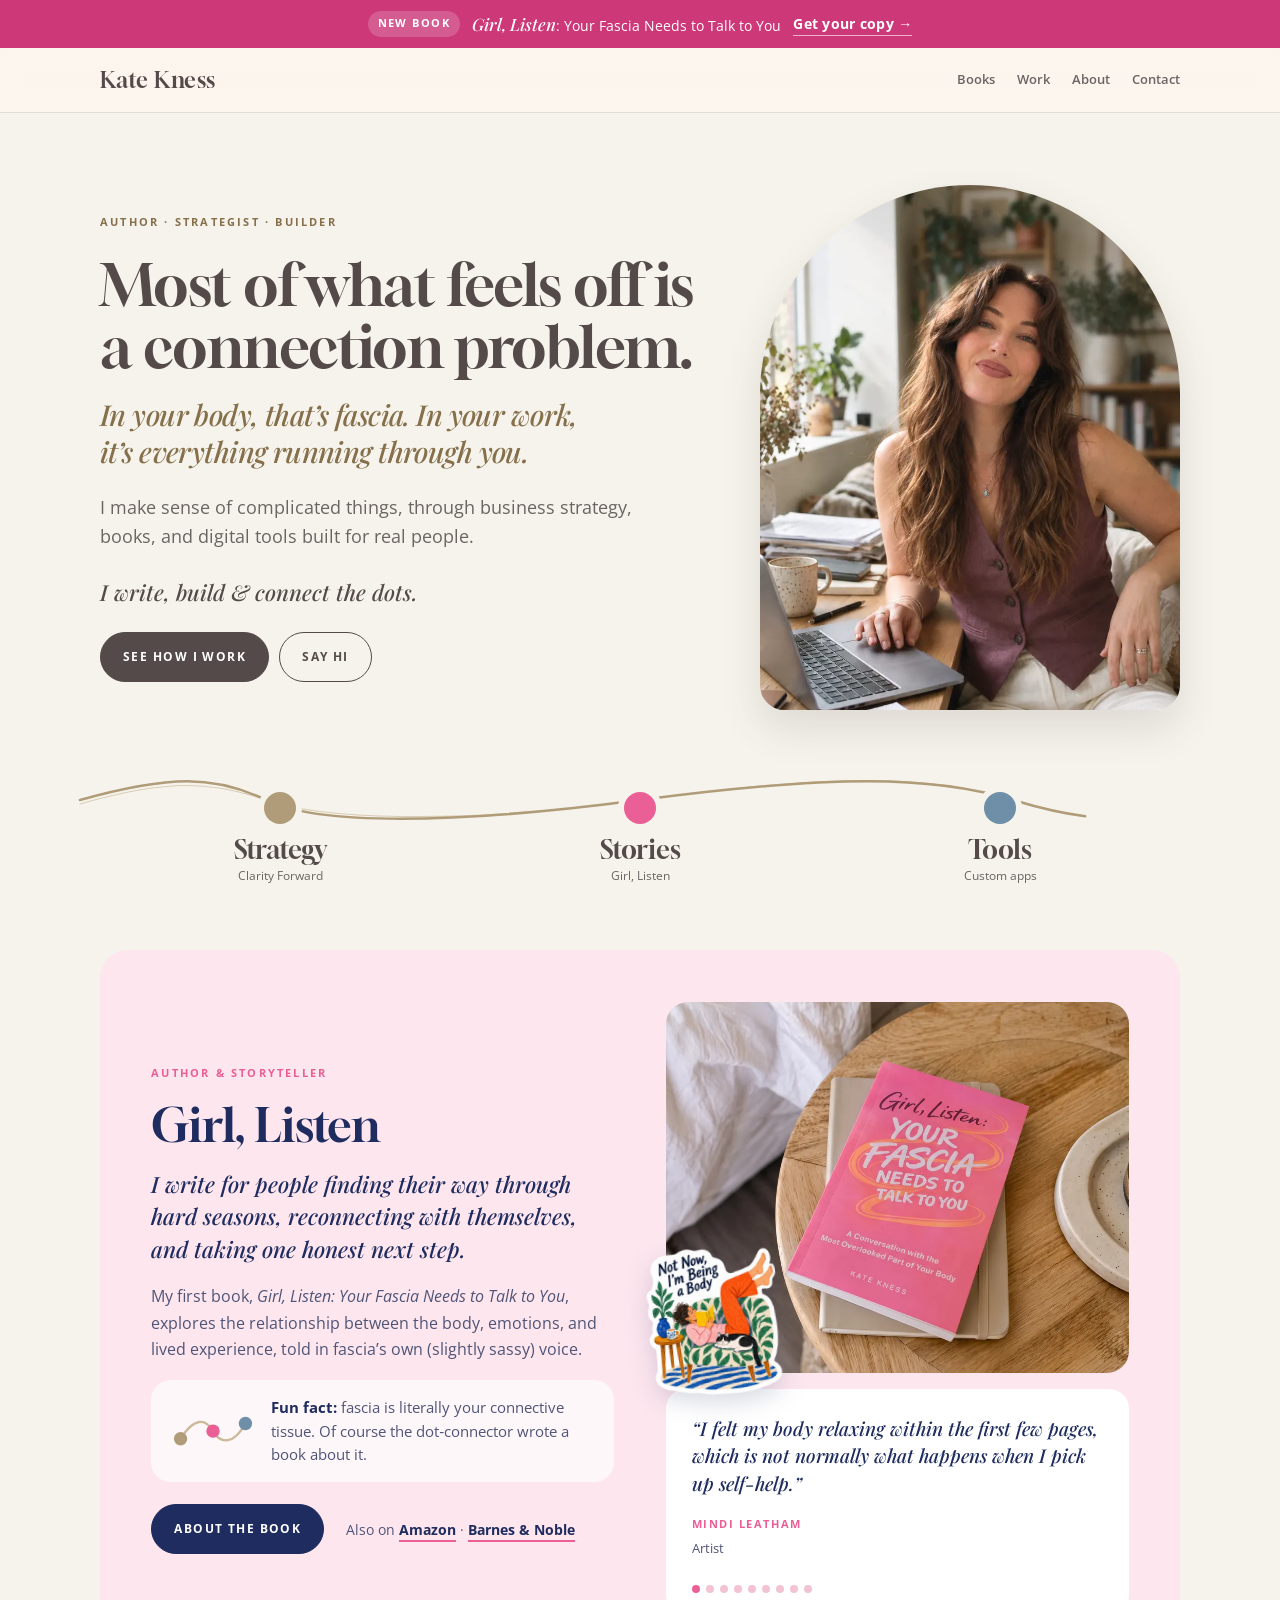
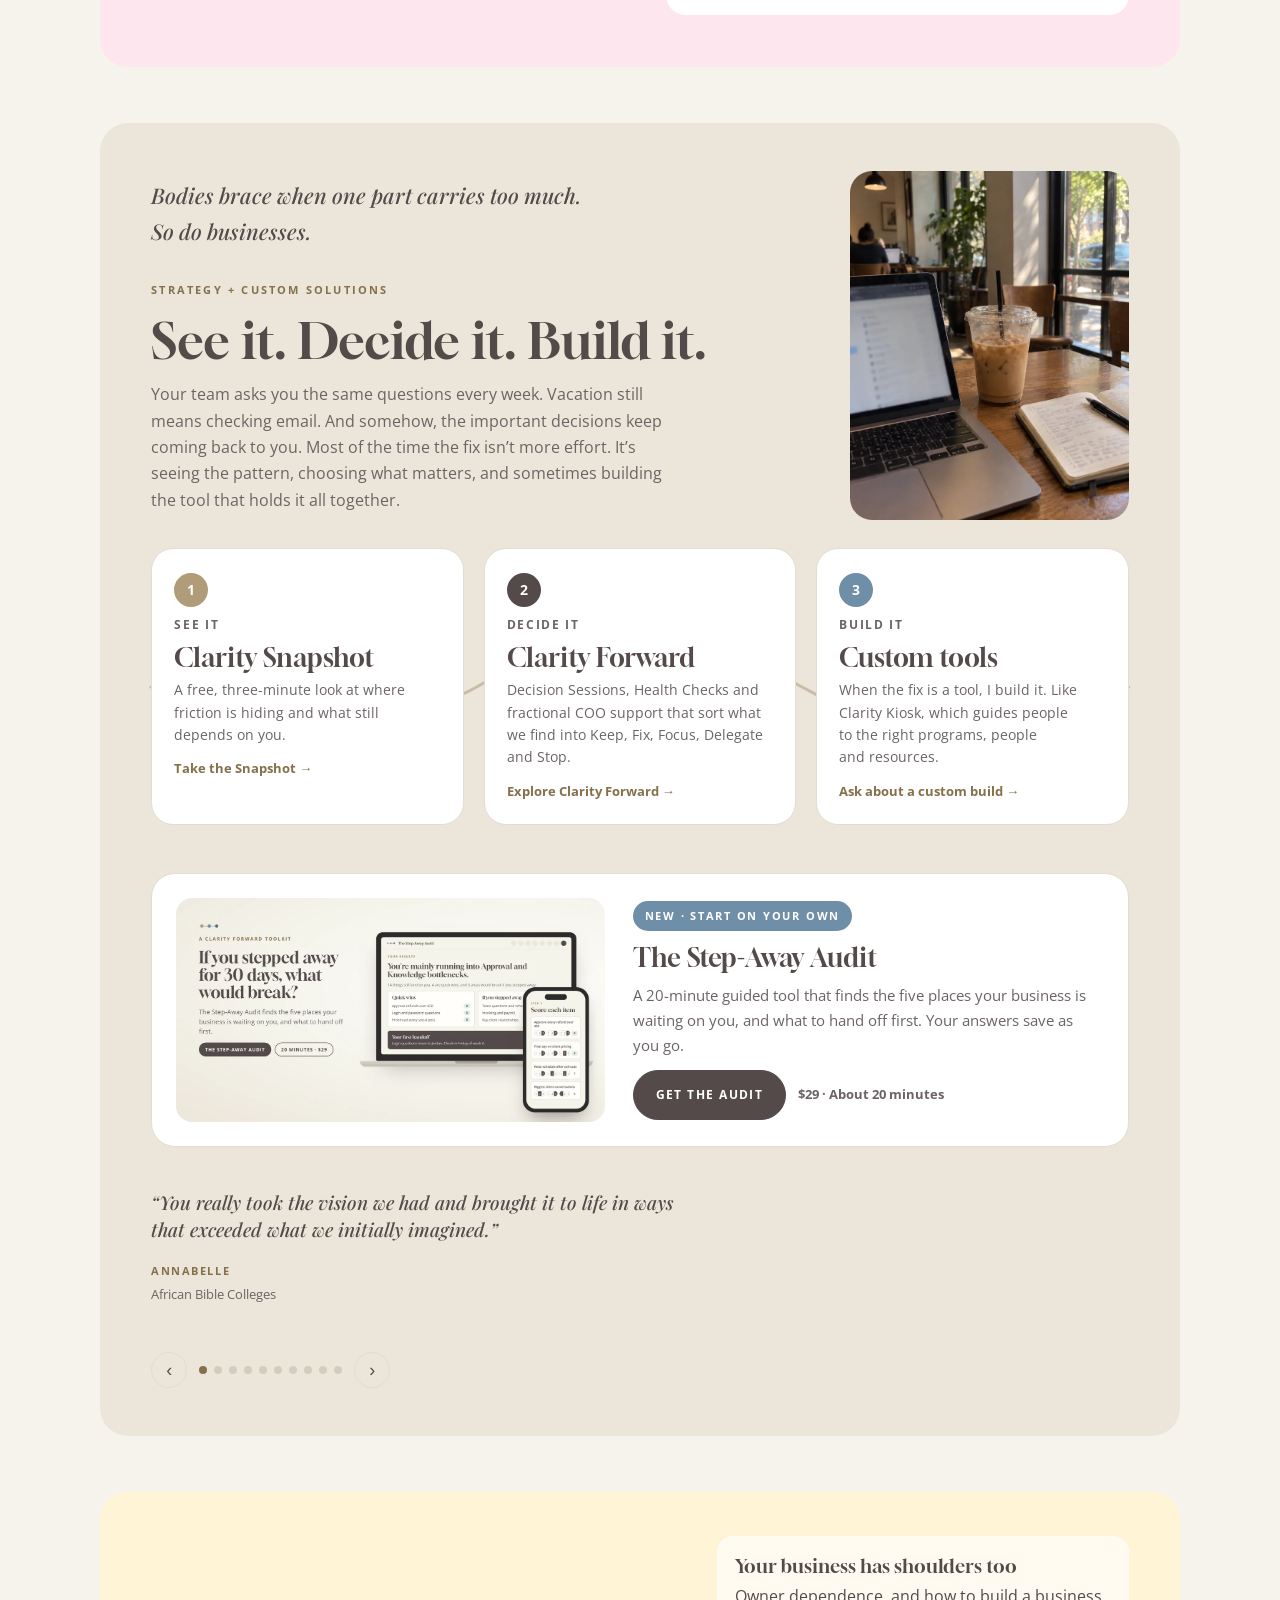
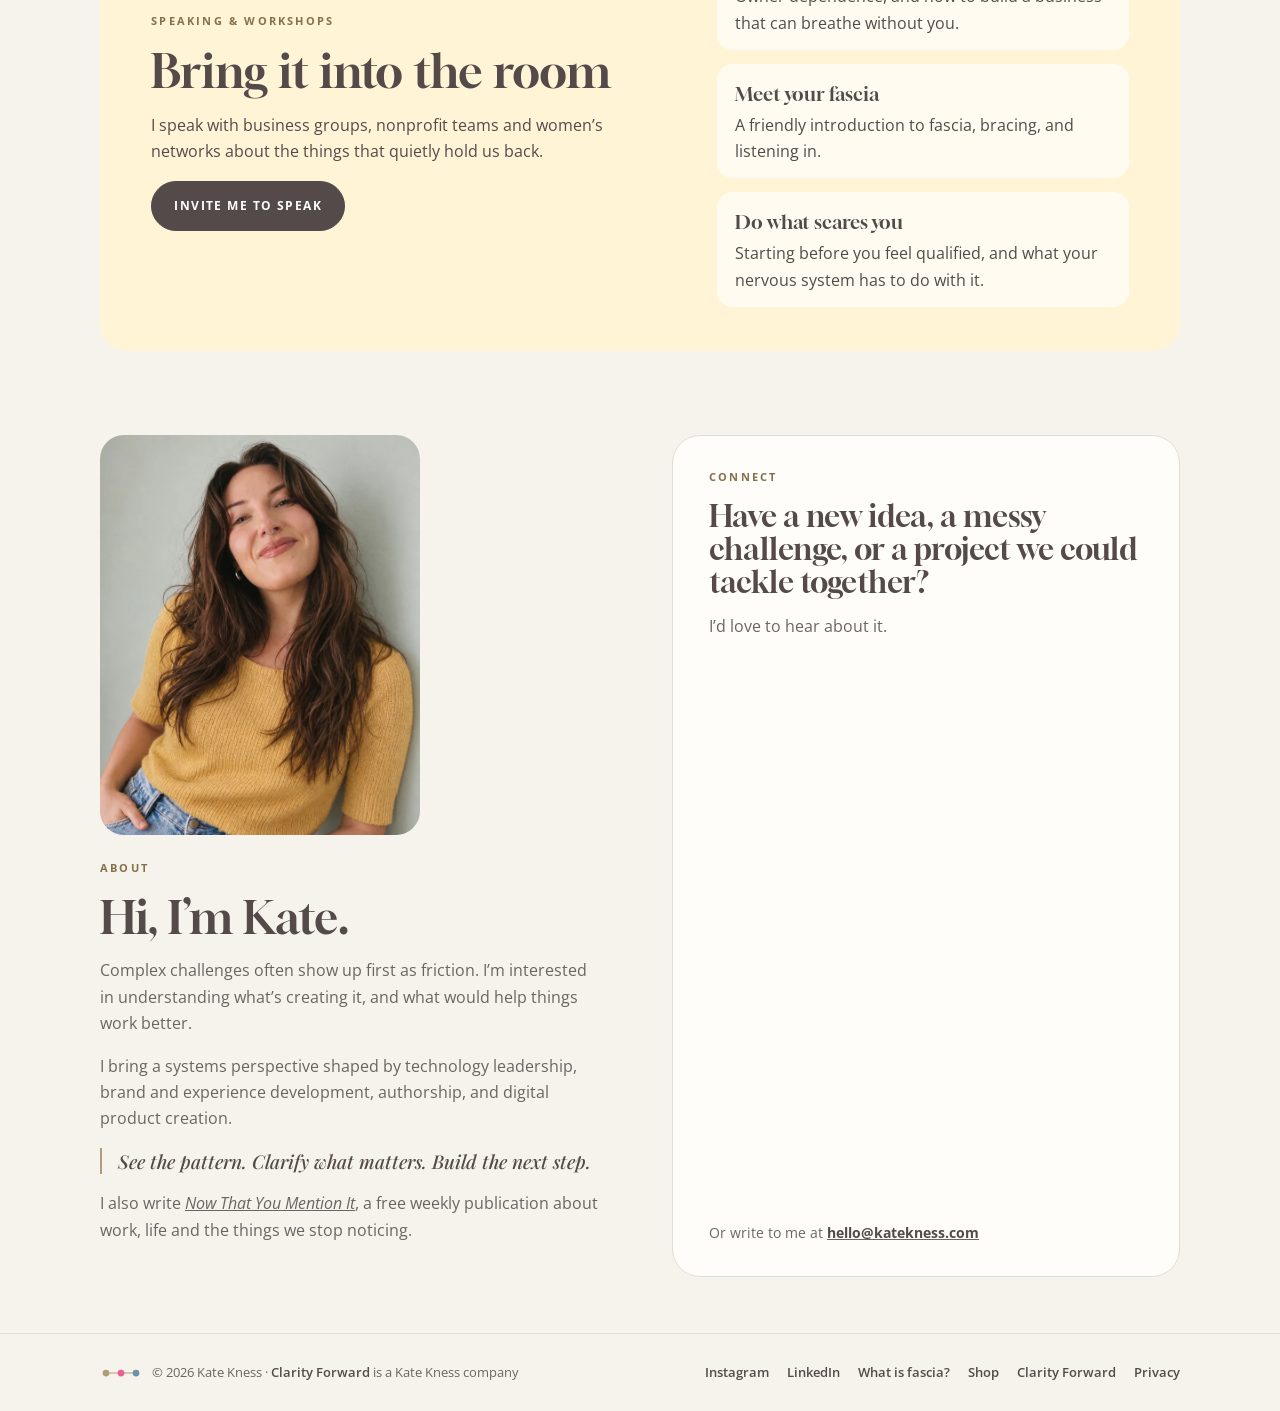
<file: index.html>
<!doctype html>
<html lang="en">
<head>
<meta charset="utf-8">
<meta name="viewport" content="width=device-width,initial-scale=1,viewport-fit=cover">
<title>Kate Kness | Author of Girl, Listen, Strategist &amp; Digital Builder</title>
<meta name="description" content="Kate Kness writes, builds and connects the dots. Strategy through Clarity Forward, the book Girl, Listen, and custom digital tools for leaders.">
<link rel="canonical" href="https://katekness.com/">
<meta property="og:type" content="website">
<meta property="og:site_name" content="Kate Kness">
<meta property="og:title" content="Kate Kness | Strategist, Author &amp; Digital Builder">
<meta property="og:description" content="Kate Kness writes, builds and connects the dots. Strategy through Clarity Forward, the book Girl, Listen, and custom digital tools for leaders.">
<meta property="og:url" content="https://katekness.com/">
<meta property="og:image" content="https://katekness.com/og.jpg">
<meta property="og:image:width" content="1200"><meta property="og:image:height" content="630">
<meta name="twitter:card" content="summary_large_image">
<meta name="theme-color" content="#f5f3eb">
<link rel="icon" href="favicon.svg" type="image/svg+xml">
<link rel="icon" href="favicon.png" type="image/png" sizes="192x192">
<link rel="apple-touch-icon" href="apple-touch-icon.png">
<link rel="stylesheet" href="/assets/fonts/fonts.css">
<script>(function(){var m={"privacy-policy": "privacy/", "privacy-policy-section": "privacy/"},h=location.hash.slice(1);if(m[h])location.replace(m[h]);})();</script><script type="application/ld+json">
{"@context":"https://schema.org","@graph":[
 {"@type":"Person","@id":"https://katekness.com/#kate","name":"Kate Kness","url":"https://katekness.com","jobTitle":"Strategist, author and digital builder","email":"hello@katekness.com","sameAs":["https://www.instagram.com/katekness","https://www.linkedin.com/in/katekness","https://katekness.substack.com","https://substack.com/@katekness"],"founder":{"@id":"https://theclarityforward.com/#org"}},
 {"@type":"WebSite","@id":"https://katekness.com/#site","url":"https://katekness.com","name":"Kate Kness","publisher":{"@id":"https://katekness.com/#kate"}},
 {"@type":"Organization","@id":"https://theclarityforward.com/#org","name":"Clarity Forward","url":"https://theclarityforward.com"},
 {"@type":"Book","name":"Girl, Listen: Your Fascia Needs to Talk to You","author":{"@id":"https://katekness.com/#kate"},"publisher":{"@type":"Organization","name":"Skye Press"},"isbn":"9798995445814","url":"https://katekness.com/book/"}
]}
</script>
<style>
html,body{margin:0}
/* Layout: a calm editorial homepage. One wide hero, then three "threads" (strategy, writing, technology) as alternating text and color panels, then about and contact. Stickers appear only where the work is playful. */
:root{
  --paper:#f5f3eb; --card:#fffdfa; --navy:#544a4a; --body:#6c6464; --line:#e0ddd5;
  --gold:#86704c; --goldsoft:#b09c79; --sand:#ece6da; --sky:#6f8ea8; --skywash:#e6edf2;
  --pink:#ea5f95; --pinkwash:#fde6ee; --sunwash:#fff5d6; --green:#3e7a4e; --greenwash:#e9f2e6;
  --display:"Gloock",Georgia,"Times New Roman",serif;
  --accent:"Playfair Display",Georgia,serif;
  --sans:"Open Sans","Helvetica Neue",Arial,sans-serif;
  color-scheme:light;
}
body{background:var(--paper);color:var(--navy);font-family:var(--sans);font-size:16px;line-height:1.65}
*{box-sizing:border-box}
p{margin:0}
img{max-width:100%;height:auto;display:block}
h1,h2,h3{font-family:var(--display);font-weight:400;margin:0;line-height:1.08;text-wrap:pretty}
h1{text-wrap:balance}
p,li,blockquote{text-wrap:pretty}
.nw{white-space:nowrap}
@media (min-width:700px){.ln{display:block}}
a{color:inherit}
.wrap{max-width:1120px;margin:0 auto;padding-left:max(20px,env(safe-area-inset-left,0px));padding-right:max(20px,env(safe-area-inset-right,0px))}
.eyebrow{font-size:11px;letter-spacing:.2em;text-transform:uppercase;font-weight:700;color:var(--gold)}
.copy{color:var(--body);max-width:58ch;text-wrap:pretty}

/* nav */
.nav{position:sticky;top:env(safe-area-inset-top,0px);z-index:5;background:rgba(251,246,238,.92);backdrop-filter:blur(8px);border-bottom:1px solid var(--line)}
body::before{content:"";position:fixed;inset:0 0 auto;height:env(safe-area-inset-top,0px);z-index:10;background:var(--paper)}
.nav .wrap{display:flex;align-items:center;justify-content:space-between;gap:16px;padding-block:14px}
.brand{font-family:var(--display);font-size:22px;text-decoration:none;letter-spacing:.02em}
.nav ul{display:flex;gap:22px;list-style:none;margin:0;padding:0;font-size:13px;font-weight:600}
.nav ul a{text-decoration:none;color:var(--body)}
.nav ul a:hover{color:var(--navy)}
@media (max-width:640px){.nav ul{gap:14px;font-size:12px}.nav li.hide-sm{display:none}}

/* buttons */
.btns{display:flex;flex-wrap:wrap;gap:10px}
.btn{display:inline-flex;align-items:center;justify-content:center;text-decoration:none;font:inherit;font-size:12px;font-weight:700;letter-spacing:.12em;text-transform:uppercase;
  border-radius:44px;padding:14px 22px;border:1.5px solid var(--navy);color:var(--navy);background:transparent;cursor:pointer;transition:transform .15s ease}
.btn:hover{transform:translateY(-2px)}
.btn.solid{background:var(--navy);color:#fff}
.btn:focus-visible{outline:3px solid #f6c93f;outline-offset:3px}

/* book banner */
.book-banner{display:block;background:#cc3878;color:#fff;text-decoration:none;font-size:14px}
.book-banner .wrap{display:flex;align-items:center;justify-content:center;gap:12px;flex-wrap:wrap;padding-block:10px;text-align:center}
.book-banner .pill{font-size:10.5px;font-weight:700;letter-spacing:.14em;text-transform:uppercase;background:rgba(255,255,255,.18);border-radius:40px;padding:4px 10px}
.book-banner .t em{font-family:var(--accent);font-size:17px}
.book-banner .go{font-weight:700;letter-spacing:.02em;border-bottom:1px solid rgba(255,255,255,.6)}
.book-banner:hover .go{border-bottom-color:#fff}
.book-banner:focus-visible{outline:3px solid #f6c93f;outline-offset:-3px}
@media (max-width:560px){.book-banner .sub{display:none}.book-banner .wrap{gap:8px 10px}}

/* hero */
.hero .wrap{padding-block:72px 64px;display:grid;gap:22px}
.hero h1{font-size:clamp(2.3rem,4.6vw,3.6rem);max-width:17ch;letter-spacing:-.01em}
.hero h1 em{display:block;font-family:var(--accent);font-style:italic;font-weight:500;color:var(--gold);font-size:.5em;line-height:1.3;margin-top:18px;max-width:30ch;text-wrap:pretty}
.hero .copy{font-size:18px}
.threads{display:flex;flex-wrap:wrap;gap:8px;margin-top:6px}
.threads a{text-decoration:none;font-size:13px;font-weight:700;border-radius:999px;padding:8px 16px}
.t1{background:var(--greenwash);color:var(--green)} .t2{background:var(--pinkwash);color:#b23d6b} .t3{background:var(--sunwash);color:var(--gold)}

/* thread sections */
.section{padding-block:28px}
.panel{border-radius:28px;padding:44px clamp(22px,4vw,56px);display:grid;grid-template-columns:minmax(0,1.25fr) minmax(0,1fr);gap:clamp(24px,4vw,56px);align-items:center;position:relative}
@media (max-width:820px){.panel{grid-template-columns:minmax(0,1fr)}}
.panel h2{font-size:clamp(2rem,4vw,2.9rem)}
.panel .text{display:grid;gap:16px;min-width:0}
.panel.cf{background:var(--greenwash)} .panel.cf .eyebrow{color:var(--green)}
.panel.books{background:var(--pinkwash);--navy:#1f2c5f;--body:#4f5577;color:var(--navy)}
.panel.books .eyebrow,.panel.books .quote b{color:var(--pink)}
.panel.books .btn{border-color:#1f2c5f;color:#1f2c5f}.panel.books .btn.solid{background:#1f2c5f;color:#fff}
.panel.books{grid-template-columns:minmax(0,1fr) minmax(0,1fr);padding-block:52px}
.panel.books .text{gap:18px}
.books .lead{font-family:var(--accent);font-style:italic;font-weight:500;font-size:clamp(1.2rem,1.8vw,1.4rem);line-height:1.45;color:var(--navy);text-wrap:pretty}
.books .fact{display:flex;align-items:center;gap:16px;background:rgba(255,255,255,.7);border-radius:20px;padding:16px 20px}
.books .fact p{font-size:15px;line-height:1.55;color:var(--body)} .books .fact b{color:var(--navy)}
.minidots{flex:none;width:76px;height:auto;overflow:visible}
.minidots path{fill:none;stroke:#cdb99a;stroke-width:2.5;stroke-linecap:round}
.books .buy{display:flex;flex-wrap:wrap;align-items:center;gap:12px 22px;margin-top:4px}
.books .also{font-size:14px;color:var(--body)}
.books .also a{color:var(--navy);font-weight:700;text-decoration:none;border-bottom:2px solid var(--pink);padding-bottom:1px}
.books .also a:hover{color:var(--pink)}
.bookside .quote p{font-size:19px}
.books .bookpic{max-width:none}
.books .bookpic .bookphoto{aspect-ratio:5/4}
.minidots{width:84px}
@media (max-width:820px){.panel.books{grid-template-columns:minmax(0,1fr);padding-block:40px}.minidots{width:58px}.books .fact{padding:14px 16px;gap:12px}}
.panel.tech{background:var(--sunwash)} .panel.tech .eyebrow{color:var(--gold)}
.quote{background:#fff;border-radius:20px;padding:26px 26px 22px;display:grid;gap:12px;min-width:0}
.quote p{font-family:var(--accent);font-style:italic;font-weight:500;font-size:20px;line-height:1.45;text-wrap:pretty}
.quote b{font-size:11px;letter-spacing:.14em;text-transform:uppercase;color:var(--gold)}
.quote span{display:block;font-size:13px;color:var(--body);margin-top:2px}
.bookside{display:grid;gap:16px;justify-items:center;min-width:0}
.bookside img{width:min(260px,70%);filter:drop-shadow(0 10px 16px rgba(31,44,95,.16));transform:rotate(-3deg);transition:transform .3s ease}
.bookside img:hover{transform:rotate(0) scale(1.03)}
.bookside .quote{width:100%}
.tools{display:grid;gap:12px;min-width:0}
.tool{background:#fff;border-radius:18px;padding:20px 22px;display:grid;gap:4px;text-decoration:none;border:1px solid #f1e5c3;transition:transform .15s ease}
a.tool:hover{transform:translateY(-2px)}
.tool strong{font-family:var(--display);font-weight:400;font-size:1.35rem}
.tool span{font-size:14px;color:var(--body)}
.tool .go{color:var(--pink);font-weight:700;font-size:13px;margin-top:4px}

/* about + contact */
.split{display:grid;grid-template-columns:minmax(0,1fr) minmax(0,1fr);gap:clamp(24px,5vw,72px);padding-block:56px}
@media (max-width:820px){.split{grid-template-columns:minmax(0,1fr)}}
.about{display:grid;gap:16px;align-content:start}
.about h2{font-size:clamp(2rem,4vw,2.8rem)}
.about .way{font-family:var(--accent);font-style:italic;font-weight:500;font-size:19px;line-height:1.4;color:var(--navy);border-left:2px solid var(--goldsoft);padding-left:16px}
.contact{background:var(--card);border:1px solid var(--line);border-radius:28px;padding:32px clamp(22px,3vw,36px);display:grid;gap:14px;position:relative}
.contact h2{font-size:1.9rem;max-width:22ch}
.contact .phone{position:absolute;right:18px;top:-48px;width:104px;filter:drop-shadow(0 8px 12px rgba(31,44,95,.16));animation:walk 1.4s ease-in-out infinite;transform-origin:50% 90%}
@keyframes walk{0%,100%{transform:translateY(0) rotate(-3deg)}25%{transform:translateY(-5px) rotate(0)}50%{transform:translateY(0) rotate(3deg)}75%{transform:translateY(-5px) rotate(0)}}
@media (prefers-reduced-motion:reduce){.contact .phone{animation:none}}
form{display:grid;gap:12px}
label{font-size:12px;font-weight:700;letter-spacing:.08em;text-transform:uppercase;color:var(--body);display:grid;gap:6px}
input,textarea{font:inherit;font-size:15px;color:var(--navy);background:#fff;border:1px solid var(--line);border-radius:12px;padding:12px 14px;width:100%}
input:focus,textarea:focus{outline:2px solid var(--goldsoft);outline-offset:1px;border-color:transparent}
textarea{min-height:110px;resize:vertical}
.sent{font-size:14px;color:var(--green);font-weight:600}
.tally{width:100%;height:560px;border:0;margin:-6px 0 0;display:block}
.direct{font-size:14px;color:var(--body)}
.direct b{color:var(--navy)}


/* hero with connect-the-dots drawing */
.hero .wrap{grid-template-columns:minmax(0,1.15fr) minmax(0,.85fr);align-items:center;column-gap:40px}
.hero .lead{display:grid;gap:22px;min-width:0}
.hero .tag{font-family:var(--accent);font-style:italic;font-weight:500;font-size:22px;color:var(--navy)}
.dots{width:100%;max-width:440px;justify-self:center;overflow:visible}
.dots .thread{fill:none;stroke:var(--goldsoft);stroke-width:3;stroke-linecap:round;stroke-dasharray:1;stroke-dashoffset:1;animation:draw 2.4s .3s ease-out forwards}
.dots .strand{fill:none;stroke:#d9cdb6;stroke-width:1.5;stroke-linecap:round;stroke-dasharray:1;stroke-dashoffset:1;animation:draw 2.8s .6s ease-out forwards}
.dots circle{transform-box:fill-box;transform-origin:center;animation:pop .5s cubic-bezier(.2,1.6,.4,1) both}
.dots text{font-family:var(--display);font-size:26px;fill:var(--navy)}
.dots .sm{font-family:var(--sans);font-size:12px;fill:var(--body);letter-spacing:.04em}
@keyframes draw{to{stroke-dashoffset:0}}
@keyframes pop{from{transform:scale(0)}to{transform:scale(1)}}
@media (prefers-reduced-motion:reduce){.dots .thread,.dots .strand{animation:none;stroke-dashoffset:0}.dots circle{animation:none}}
@media (max-width:820px){.hero .wrap{grid-template-columns:minmax(0,1fr)}.dots{max-width:340px}}

/* see it, decide it, build it */
.flow{background:var(--sand);border-radius:28px;padding:48px clamp(22px,4vw,56px);display:grid;gap:28px}
.flow .head{display:grid;gap:14px;max-width:62ch}
.flow .head .eyebrow{color:var(--gold)}
.flow h2{font-size:clamp(2.1rem,4.4vw,3.1rem)}
.steps{position:relative;display:grid;grid-template-columns:repeat(3,minmax(0,1fr));gap:20px}
.steps svg{position:absolute;inset:50% 0 auto 0;width:100%;height:120px;transform:translateY(-50%);pointer-events:none;overflow:visible}
.steps svg path{fill:none;stroke:var(--goldsoft);stroke-width:3;stroke-linecap:round;vector-effect:non-scaling-stroke;opacity:.55}
.steps .vthread{display:none}
.step{position:relative;background:#fff;border-radius:22px;padding:24px 22px 22px;display:grid;gap:8px;align-content:start;text-decoration:none;border:1px solid var(--line);transition:transform .15s ease}
a.step:hover{transform:translateY(-3px)}
.step .num{width:34px;height:34px;border-radius:50%;display:grid;place-items:center;font-weight:700;font-size:14px;color:#fff}
.s1 .num{background:var(--goldsoft)}.s2 .num{background:var(--navy)}.s3 .num{background:var(--sky)}
.step h3{font-size:1.65rem}
.audit-call{display:grid;grid-template-columns:minmax(0,1fr) minmax(0,1.1fr);gap:28px;align-items:center;background:#fff;border:1px solid var(--line);border-radius:24px;padding:24px;margin-top:20px}
.audit-call img{width:100%;max-width:100%;height:auto;border-radius:16px}
.audit-call .stack{display:grid;gap:12px;min-width:0}
.audit-call .new{justify-self:start;font-size:11px;font-weight:700;letter-spacing:.16em;text-transform:uppercase;color:#fff;background:var(--sky);border-radius:999px;padding:6px 12px}
.audit-call h3{font-size:1.65rem;margin:0}
.audit-call p{font-size:15px;color:var(--body);margin:0}
.audit-call .row{display:flex;gap:12px;flex-wrap:wrap;align-items:center}
.audit-call .price{font-size:13px;font-weight:700;color:var(--body)}
@media (max-width:820px){.audit-call{grid-template-columns:minmax(0,1fr)}}
.step .what{font-size:12px;font-weight:700;letter-spacing:.14em;text-transform:uppercase;color:var(--body)}
.step p{font-size:14px;color:var(--body);line-height:1.6}
.step .go{color:var(--gold);font-weight:700;font-size:13px;margin-top:4px}
@media (max-width:820px){.steps{grid-template-columns:minmax(0,1fr)}.steps .hthread{display:none}.steps .vthread{display:block;inset:0 auto 0 34px;width:40px;height:100%;transform:none}}
.flow .quote{background:transparent;padding:0;max-width:60ch}
.flow .quote p{font-size:19px}

/* photos */
.portrait{margin:0;justify-self:end;width:min(100%,420px);aspect-ratio:4/5;border-radius:240px 240px 28px 28px;overflow:hidden;box-shadow:0 18px 40px rgba(84,74,74,.14)}
.portrait img{width:100%;height:100%;object-fit:cover;object-position:50% 38%}
@media (max-width:820px){.portrait{justify-self:center;width:min(100%,340px)}}
.band{position:relative;display:grid;grid-template-columns:repeat(3,minmax(0,1fr));padding-block:8px 36px;text-align:center}
.band-line{position:absolute;left:0;top:-4px;width:100%;height:60px;overflow:visible;pointer-events:none}
.band-line path{fill:none;stroke-linecap:round;vector-effect:non-scaling-stroke;stroke-dasharray:1;stroke-dashoffset:1}
.band-line .thread{stroke:var(--goldsoft);stroke-width:2.5;animation:draw 2.4s .3s ease-out forwards}
.band-line .strand{stroke:#d9cdb6;stroke-width:1.2;animation:draw 2.8s .6s ease-out forwards}
@media (prefers-reduced-motion:reduce){.band-line path{animation:none;stroke-dashoffset:0}}
.node{position:relative;display:grid;justify-items:center;gap:2px;text-decoration:none;padding-top:0}
.node .dot{width:32px;height:32px;border-radius:50%;margin:10px 0 10px;box-shadow:0 0 0 6px var(--paper);transition:transform .2s ease}
.node:hover .dot{transform:scale(1.15)}
.n1 .dot{background:var(--goldsoft)}.n2 .dot{background:var(--pink)}.n3 .dot{background:var(--sky)}
.topics{list-style:none;padding:0;margin:0;display:grid;gap:14px}
.topics li{display:grid;gap:2px;padding:14px 18px;border-radius:16px;background:rgba(255,255,255,.65)}
.topics b{font-family:var(--display);font-weight:400;font-size:1.2rem}
.node strong{font-family:var(--display);font-weight:400;font-size:clamp(1.2rem,2.4vw,1.6rem);line-height:1.1}
.node span:last-child{font-size:12px;color:var(--body)}
.flow-top{display:grid;grid-template-columns:minmax(0,1.4fr) minmax(0,.6fr);gap:clamp(20px,4vw,48px);align-items:center}
.flow-top .cafe{width:100%;aspect-ratio:4/5;object-fit:cover;border-radius:22px}
@media (max-width:820px){.flow-top{grid-template-columns:minmax(0,1fr)}.flow-top .cafe{aspect-ratio:16/10;max-height:260px}}
.example{display:grid;grid-template-columns:minmax(0,.9fr) minmax(0,1.1fr);gap:clamp(20px,4vw,44px);align-items:center;background:#fff;border-radius:24px;padding:clamp(16px,2.5vw,24px);border:1px solid var(--line)}
.example img{width:100%;aspect-ratio:1/1;object-fit:cover;border-radius:16px}
.example .ex-text{display:grid;gap:12px;justify-items:start;min-width:0}
.example h3{font-size:1.9rem}
@media (max-width:820px){.example{grid-template-columns:minmax(0,1fr)}.example img{aspect-ratio:16/11}}
.bookpic{position:relative;width:100%;max-width:400px}
.bookpic .bookphoto{width:100%;aspect-ratio:1/1;object-fit:cover;border-radius:22px;filter:none;transform:none}
.bookpic .bookstk{position:absolute;left:-18px;bottom:-22px;width:132px;filter:drop-shadow(0 8px 12px rgba(31,44,95,.18));transform:rotate(-6deg)}
.bookside .bookpic img:hover{transform:none}
.bookside .bookpic .bookstk:hover{transform:rotate(0) scale(1.06)}
.aboutpic{width:min(100%,320px);aspect-ratio:4/5;object-fit:cover;border-radius:24px;margin-bottom:8px}

.rotq{display:grid}
.rotq .kq{grid-area:1/1;display:grid;gap:12px;align-content:center;opacity:0;transition:opacity .6s ease;pointer-events:none}
.rotq .kq.on{opacity:1;pointer-events:auto}
.qdots{grid-area:2/1;display:flex;gap:6px;margin-top:14px}
.qdots button{width:8px;height:8px;border-radius:50%;border:0;padding:0;background:#f3c3d4;cursor:pointer}
.qdots button[aria-current="true"]{background:var(--pink)}

.trot{display:grid}
.trot .tq{grid-area:1/1;align-self:center;display:grid;gap:12px;opacity:0;transition:opacity .7s ease;pointer-events:none}
.trot .tq.on{opacity:1;pointer-events:auto}
.tctl{display:flex;align-items:center;gap:12px;margin-top:20px}
.tctl>button{background:none;border:1px solid var(--line);width:36px;height:36px;border-radius:50%;font-size:18px;line-height:1;color:var(--ink);cursor:pointer}
.tctl>button:hover{border-color:var(--goldsoft)}
.tdots{display:flex;gap:7px;flex-wrap:wrap}
.tdots button{width:8px;height:8px;border-radius:50%;border:0;padding:0;background:#d6ccbd;cursor:pointer}
.tdots button[aria-current="true"]{background:var(--gold)}

footer{border-top:1px solid var(--line)}
footer .wrap{padding-block:28px;display:flex;flex-wrap:wrap;gap:12px 24px;justify-content:space-between;font-size:13px;color:var(--body)}
footer nav{display:flex;flex-wrap:wrap;gap:18px}
footer a{text-decoration:none;font-weight:600;color:var(--navy)}
footer .fam{display:inline-flex;align-items:center;gap:10px;flex-wrap:wrap}footer .fam svg{flex:none}
</style>
</head>
<body>

<a class="book-banner" href="/book/"><span class="wrap"><span class="pill">New book</span><span class="t"><em>Girl, Listen</em><span class="sub">: Your Fascia Needs to Talk to You</span></span><span class="go">Get your copy &rarr;</span></span></a>
<header class="nav">
  <div class="wrap">
    <a class="brand" href="#top">Kate Kness</a>
    <nav aria-label="Main"><ul>
      <li><a href="#books">Books</a></li>
      <li><a href="#work">Work</a></li>
      <li class="hide-sm"><a href="#about">About</a></li>
      <li><a href="#connect">Contact</a></li>
    </ul></nav>
  </div>
</header>

<main id="top">
  <section class="hero">
    <div class="wrap">
      <div class="lead">
        <div class="eyebrow">Author · Strategist · Builder</div>
        <h1>Most of what feels off is a connection problem.<em>In your body, that’s fascia. In your work, it’s everything running through you.</em></h1>
        <p class="copy">I make sense of complicated things, through business strategy, books, and digital tools built for real people.</p>
        <p class="tag">I write, build &amp; connect the dots.</p>
        <div class="btns"><a class="btn solid" href="#work">See how I work</a><a class="btn" href="#connect">Say hi</a></div>
      </div>
      <figure class="portrait"><img src="img/portrait.webp" alt="Kate Kness smiling at her desk with her laptop in a sunlit home office" fetchpriority="high"></figure>
    </div>
  </section>
  <section class="wrap band" aria-label="How my work connects">
    <svg class="band-line" viewBox="0 0 1000 60" preserveAspectRatio="none" aria-hidden="true">
      <path class="strand" pathLength="1" d="M0 34 C 80 8, 120 12, 166 30 S 330 56, 500 30 S 760 4, 833 30 S 960 52, 1000 26"/>
      <path class="thread" pathLength="1" d="M0 30 C 80 5, 120 5, 166 30 S 330 55, 500 30 S 760 5, 833 30 S 960 55, 1000 30"/>
    </svg>
    <a class="node n1" href="#work"><span class="dot"></span><strong>Strategy</strong><span>Clarity Forward</span></a>
    <a class="node n2" href="#books"><span class="dot"></span><strong>Stories</strong><span>Girl, Listen</span></a>
    <a class="node n3" href="#build"><span class="dot"></span><strong>Tools</strong><span>Custom apps</span></a>
  </section>


  <div class="wrap section" id="books">
    <div class="panel books">
      <div class="text">
        <div class="eyebrow">Author &amp; storyteller</div>
        <h2>Girl, Listen</h2>
        <p class="lead">I write for people finding their way through hard seasons, reconnecting with themselves, and taking one honest next step.</p>
        <p class="copy">My first book, <i>Girl, Listen: Your Fascia Needs to Talk to You</i>, explores the relationship between the body, emotions, and lived experience, told in fascia’s own (slightly sassy) voice.</p>
        <div class="fact">
          <svg class="minidots" viewBox="0 0 88 40" aria-hidden="true"><path d="M10 28 C24 6 36 6 44 20 S66 34 78 12" /><circle cx="10" cy="28" r="7" fill="#b09c79"/><circle cx="44" cy="20" r="7" fill="#ea5f95"/><circle cx="78" cy="12" r="7" fill="#6f8ea8"/></svg>
          <p><b>Fun fact:</b> fascia is literally your connective tissue. Of course the dot&#8209;connector wrote a book about it.</p>
        </div>
        <div class="buy">
          <a class="btn solid" href="/book/">About the book</a>
          <p class="also">Also on <a href="https://www.amazon.com/dp/B0GV4F3B1Y" target="_blank" rel="noopener">Amazon</a> <span aria-hidden="true">·</span> <a href="https://www.barnesandnoble.com/w/girl-listen-kate-kness/1150100454?ean=9798995445814" target="_blank" rel="noopener">Barnes &amp; Noble</a></p>
        </div>
      </div>
      <div class="bookside">
        <div class="bookpic"><img class="bookphoto" src="img/book.webp" alt="The pink paperback of Girl, Listen resting on a notebook on a round wooden side table"><img class="bookstk" src="img/notnow.webp" alt="Sticker: Not Now, I’m Being a Body"></div>
        <div class="quote rotq" id="rotq" aria-label="What readers are saying">
          <div class="kq on"><p>“I felt my body relaxing within the first few pages, which is not normally what happens when I pick up self-help.”</p><div><b>Mindi Leatham</b><span>Artist</span></div></div>
          <div class="kq"><p>“A must read for girls of all ages.”</p><div><b>Beverly Parker</b><span>Amazon reviewer</span></div></div>
          <div class="kq"><p>“It feels like you’re conversing with a girlfriend. This book doesn’t have pressure behind it.”</p><div><b>Trish R.</b><span>Reader</span></div></div>
          <div class="kq"><p>“It aligns with how I think about the body and nervous system, but in a creative and accessible way.”</p><div><b>Natalie Elliott, PhD</b><span>Scientist</span></div></div>
          <div class="kq"><p>“It felt like an invitation to slow down, listen to my body, and respond with more awareness.”</p><div><b>Christine</b><span>Pastor</span></div></div>
          <div class="kq"><p>“It was presented in a creative and gentle way… more like a conversation, which felt relaxed and inviting.”</p><div><b>Alicia Suarez</b><span>Teen Recovery Counselor</span></div></div>
          <div class="kq"><p>“It’s very calming, I feel seen, and it has a very good flow to it.”</p><div><b>Trish R.</b><span>Reader</span></div></div>
          <div class="kq"><p>“I felt like I learned something new in a way that was engaging and easy to understand.”</p><div><b>Cara Havens</b><span>Therapist</span></div></div>
          <div class="kq"><p>“Listening to our body can change the way we feel physically and emotionally.”</p><div><b>RoxanneR</b><span>Amazon reviewer</span></div></div>
          <div class="qdots" id="qdots"></div>
        </div>
      </div>
    </div>
  </div>

  <div class="wrap section" id="work">
    <div class="flow">
      <div class="flow-top">
        <div class="head">
        <p class="bridge" style="font-family:var(--accent);font-style:italic;font-size:clamp(1.1rem,2.2vw,1.35rem);color:var(--navy);margin:0 0 18px;max-width:46ch;text-wrap:pretty"><span class="ln">Bodies brace when one part carries too much.</span> <span class="ln nw">So do businesses.</span></p>
        <div class="eyebrow">Strategy + custom solutions</div>
        <h2><span class="nw">See it.</span> <span class="nw">Decide it.</span> <span class="nw">Build it.</span></h2>
        <p class="copy">Your team asks you the same questions every week. Vacation still means checking email. And somehow, the important decisions keep coming back to you. Most of the time the fix isn’t more effort. It’s seeing the pattern, choosing what matters, and sometimes building the tool that holds it all together.</p>
      </div>
        <img class="cafe" src="img/cafe.webp" alt="Laptop, iced coffee and a handwritten notebook on a café table">
      </div>
      <div class="steps">
        <svg class="hthread" viewBox="0 0 1000 100" preserveAspectRatio="none" aria-hidden="true"><path d="M0 50 C 120 0, 230 100, 333 50 S 560 0, 666 50 S 900 100, 1000 50"/></svg>
        <svg class="vthread" viewBox="0 0 40 1000" preserveAspectRatio="none" aria-hidden="true"><path d="M20 0 C 0 120, 40 230, 20 333 S 0 560, 20 666 S 40 900, 20 1000"/></svg>
        <a class="step s1" href="https://snapshot.theclarityforward.com/?mode=full&amp;ref=website&amp;event=website" target="_blank" rel="noopener">
          <span class="num">1</span><span class="what">See it</span><h3>Clarity Snapshot</h3>
          <p>A free, three-minute look at where friction is hiding and what still depends on you.</p><span class="go">Take the Snapshot →</span></a>
        <a class="step s2" href="https://theclarityforward.com/" target="_blank" rel="noopener">
          <span class="num">2</span><span class="what">Decide it</span><h3>Clarity Forward</h3>
          <p>Decision Sessions, Health Checks and fractional COO support that sort what we find into Keep, Fix, Focus, Delegate and Stop.</p><span class="go">Explore Clarity Forward →</span></a>
        <a class="step s3" id="build" href="#connect">
          <span class="num">3</span><span class="what">Build it</span><h3>Custom tools</h3>
          <p>When the fix is a tool, I build it. Like Clarity Kiosk, which guides people to the right programs, people and resources.</p><span class="go">Ask about a custom build →</span></a>
      </div>
      <div class="audit-call" id="step-away-audit">
        <img src="img/step-away-audit.webp" alt="The Step-Away Audit on a laptop and phone" width="1200" height="627" loading="lazy">
        <div class="stack">
          <span class="new">New · Start on your own</span>
          <h3>The Step-Away Audit</h3>
          <p>A 20-minute guided tool that finds the five places your business is waiting on you, and what to hand off first. Your answers save as you go.</p>
          <div class="row"><a class="btn solid" href="https://theclarityforward.com/step-away-audit/?ref=katekness" target="_blank" rel="noopener">Get the Audit</a><span class="price">$29 · About 20 minutes</span></div>
        </div>
      </div>
      <div class="quote" data-rotate>
        <div class="trot">
        <div class="tq on"><p>“You really took the vision we had and brought it to life in ways that exceeded what we initially imagined.”</p><div><b>Annabelle</b><span>African Bible Colleges</span></div></div>
        <div class="tq"><p>“Kate is an entrepreneur’s best friend!”</p><div><b>Heather Ferrari</b><span>Founder &amp; President · The Women 360</span></div></div>
        <div class="tq"><p>“Kate drew out the common thread, turning it into something clear, cohesive, and beautiful.”</p><div><b>Tania Hilton, MDiv</b><span>Founder · Anchored Biblical Counseling</span></div></div>
        <div class="tq"><p>“Whenever a problem arose, she handled it efficiently. She worked hard to keep the project moving forward, and the end result went above and beyond what we were expecting.”</p><div><b>Carrie Kearney</b><span>Business Development Director · Live Love</span></div></div>
        <div class="tq"><p>“Kate asked such thoughtful questions and really listened, not just to what I was saying, but to what I was trying to communicate underneath it all.”</p><div><b>Tania Hilton, MDiv</b><span>Founder · Anchored Biblical Counseling</span></div></div>
        <div class="tq"><p>“She will work with them to bring about clarity in their messaging and consistency in the marketing.”</p><div><b>Heather Ferrari</b><span>Founder &amp; President · The Women 360</span></div></div>
        <div class="tq"><p>“I really appreciate the time, creativity, and care you put into it. It was such a pleasure working with you throughout the process.”</p><div><b>Trey Cox</b><span>Director of Family Ministries · Christ Greenfield</span></div></div>
        <div class="tq"><p>“You brought such a thoughtful perspective to the project and were always willing to problem-solve and find ways to make the vision work.”</p><div><b>Annabelle</b><span>African Bible Colleges</span></div></div>
        <div class="tq"><p>“Communication with her was easy and consistent throughout the project.”</p><div><b>Carrie Kearney</b><span>Business Development Director · Live Love</span></div></div>
        <div class="tq"><p>“I felt heard and understood throughout the whole process, and never felt rushed.”</p><div><b>Tania Hilton, MDiv</b><span>Founder · Anchored Biblical Counseling</span></div></div>
        </div>
        <div class="tctl"><button type="button" class="tprev" aria-label="Previous testimonial">‹</button><div class="tdots"></div><button type="button" class="tnext" aria-label="Next testimonial">›</button></div>
      </div>
    </div>
  </div>

  <div class="wrap section" id="speaking">
    <div class="panel tech">
      <div class="text">
        <div class="eyebrow">Speaking &amp; workshops</div>
        <h2>Bring it into the room</h2>
        <p class="lead">I speak with business groups, nonprofit teams and women’s networks about the things that quietly hold us back.</p>
        <div class="buy"><a class="btn solid" href="#connect">Invite me to speak</a></div>
      </div>
      <ul class="topics">
        <li><b>Your business has <span class="nw">shoulders too</span></b><span>Owner dependence, and how to build a business that can breathe without you.</span></li>
        <li><b>Meet your fascia</b><span>A friendly introduction to fascia, bracing, and listening in.</span></li>
        <li><b>Do what scares you</b><span>Starting before you feel qualified, and what your nervous system has to do with it.</span></li>
      </ul>
    </div>
  </div>

  <div class="wrap">
    <div class="split">
      <section class="about" id="about">
        <img class="aboutpic" src="img/yellow.webp" alt="Kate Kness smiling against a soft green wall in a yellow knit top">
        <div class="eyebrow">About</div>
        <h2>Hi, I’m Kate.</h2>
        <p class="copy">Complex challenges often show up first as friction. I’m interested in understanding what’s creating it, and what would help things work better.</p>
        <p class="copy">I bring a systems perspective shaped by technology leadership, brand and experience development, authorship, and digital product creation.</p>
        <p class="way">See the pattern. Clarify what matters. Build the next step.</p>
        <p class="copy" id="writing">I also write <a href="https://katekness.substack.com/subscribe?utm_source=katekness" target="_blank" rel="noopener"><em>Now That You Mention It</em></a>, a free weekly publication about work, life and the things we stop noticing.</p>
      </section>

      <section class="contact" id="connect">
        <div class="eyebrow">Connect</div>
        <h2>Have a new idea, a messy challenge, or a project we could tackle together?</h2>
        <p class="copy">I’d love to hear about it.</p>
        <iframe class="tally" src="https://tally.so/embed/1WWzLO?alignLeft=1&amp;hideTitle=1&amp;transparentBackground=1&amp;source=website" title="Contact form" loading="lazy"></iframe>
        <p class="direct">Or write to me at <a href="mailto:hello@katekness.com"><b>hello@katekness.com</b></a></p>
      </section>
    </div>
  </div>
</main>

<footer>
  <div class="wrap">
    <span class="fam"><svg width="42" height="12" viewBox="0 0 112 32" aria-hidden="true"><line x1="16" y1="16" x2="96" y2="16" stroke="#b09c79" stroke-width="3" stroke-linecap="round"/><circle cx="16" cy="16" r="9" fill="#b09c79"/><circle cx="56" cy="16" r="9" fill="#ea5f95"/><circle cx="96" cy="16" r="9" fill="#6f8ea8"/></svg><span>© 2026 Kate Kness · <a href="https://theclarityforward.com/" target="_blank" rel="noopener">Clarity Forward</a> is a Kate Kness company</span></span>
    <nav aria-label="Elsewhere">
      <a href="https://www.instagram.com/katekness" target="_blank" rel="noopener">Instagram</a>
      <a href="https://www.linkedin.com/in/katekness" target="_blank" rel="noopener">LinkedIn</a>
      <a href="/fascia/">What is fascia?</a>
      <a href="/shop/">Shop</a>
      <a href="https://theclarityforward.com/" target="_blank" rel="noopener">Clarity Forward</a>
      <a href="privacy/">Privacy</a>
    </nav>
  </div>
</footer>

<script>
(function(){
  document.querySelectorAll("[data-rotate]").forEach(function(root){
    var qs=root.querySelectorAll(".tq"), dots=root.querySelector(".tdots"), prev=root.querySelector(".tprev"), next=root.querySelector(".tnext");
    if(!qs.length) return;
    var i=0,timer=null,still=window.matchMedia&&matchMedia("(prefers-reduced-motion: reduce)").matches,btns=[];
    qs.forEach(function(q,n){var d=document.createElement("button");d.type="button";d.setAttribute("aria-label","Show testimonial "+(n+1));d.addEventListener("click",function(){show(n);go();});dots.appendChild(d);btns.push(d);});
    function show(n){i=(n+qs.length)%qs.length;qs.forEach(function(q,k){q.classList.toggle("on",k===i)});btns.forEach(function(b,k){b.setAttribute("aria-current",k===i?"true":"false")});}
    function go(){if(still)return;clearInterval(timer);timer=setInterval(function(){show(i+1)},6500);}
    if(prev) prev.addEventListener("click",function(){show(i-1);go();});
    if(next) next.addEventListener("click",function(){show(i+1);go();});
    root.addEventListener("mouseenter",function(){clearInterval(timer)}); root.addEventListener("mouseleave",go);
    show(0);go();
  });
})();

(function(){
  var qs=document.querySelectorAll("#rotq .kq"), dots=document.getElementById("qdots"); if(!qs.length||!dots) return;
  var i=0,timer=null,still=window.matchMedia&&matchMedia("(prefers-reduced-motion: reduce)").matches,btns=[];
  qs.forEach(function(q,n){var d=document.createElement("button");d.type="button";d.setAttribute("aria-label","Show review "+(n+1));d.addEventListener("click",function(){show(n);go();});dots.appendChild(d);btns.push(d);});
  function show(n){i=n;qs.forEach(function(q,k){q.classList.toggle("on",k===n)});btns.forEach(function(b,k){b.setAttribute("aria-current",k===n?"true":"false")});}
  function go(){if(still)return;clearInterval(timer);timer=setInterval(function(){show((i+1)%qs.length)},6000);}
  show(0);go();
})();
</script>
<!-- Cloudflare Web Analytics --><script defer src="https://static.cloudflareinsights.com/beacon.min.js" data-cf-beacon='{"token": "c5d701dc8b6d43088110704865e924c1"}'></script><!-- End Cloudflare Web Analytics -->
</body>
</html>
</file>
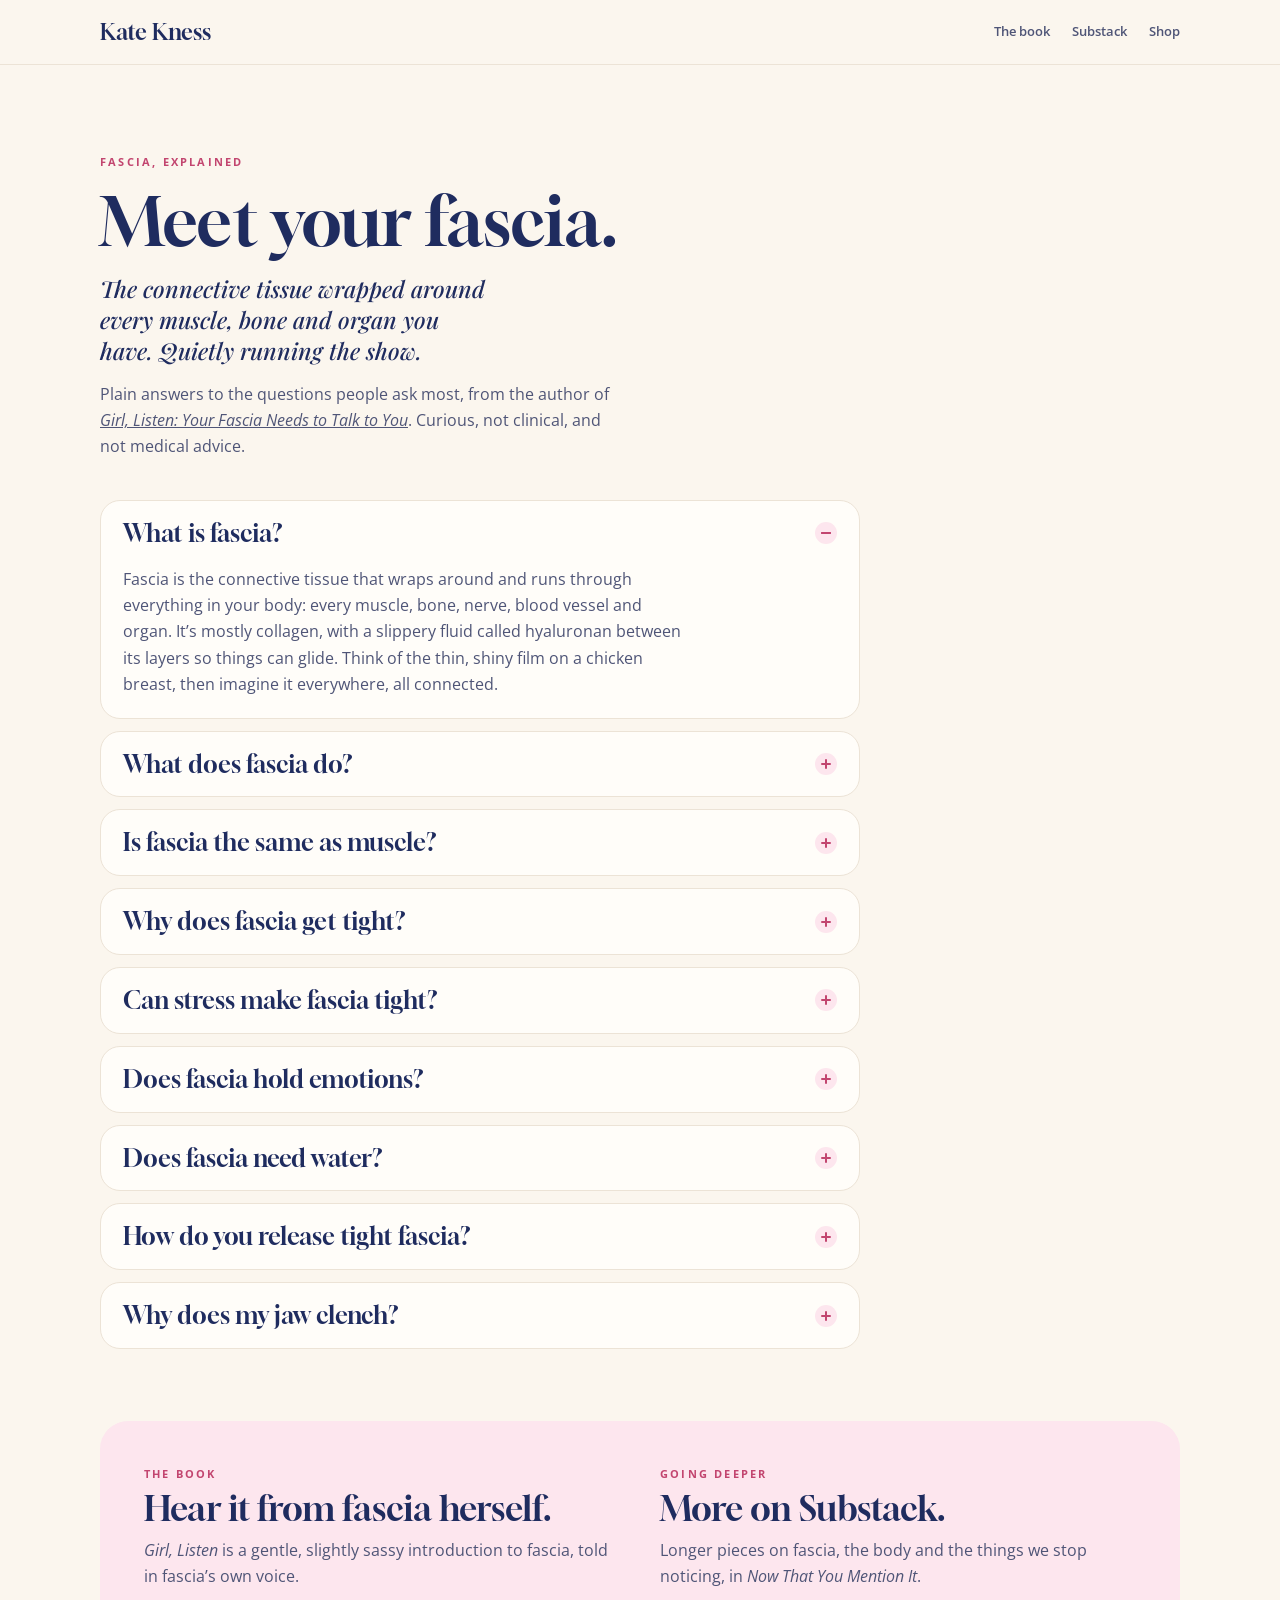
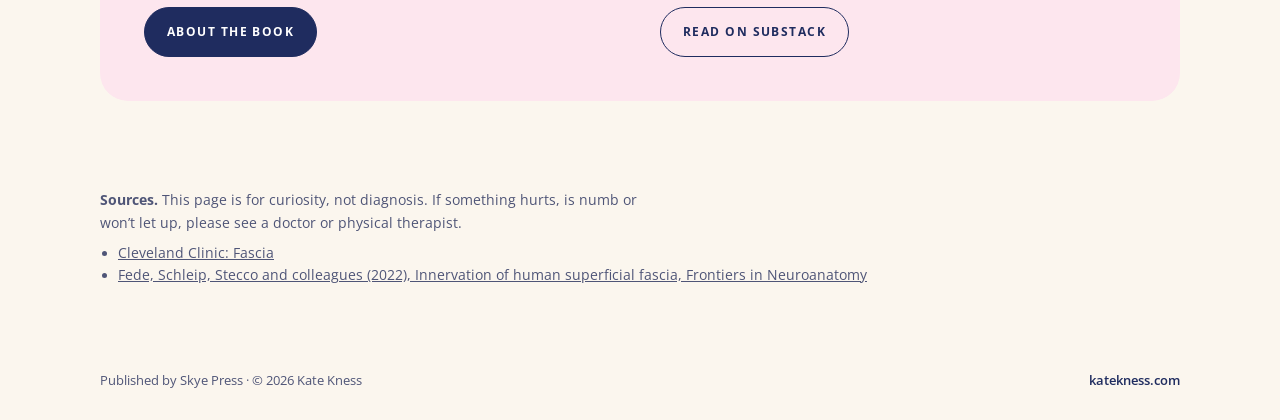
<file: fascia/index.html>
<!doctype html>
<html lang="en">
<head>
<meta charset="utf-8">
<meta name="viewport" content="width=device-width,initial-scale=1,viewport-fit=cover">
<title>What Is Fascia? Plain Answers | Kate Kness</title>
<meta name="description" content="What fascia is, what it does, why it gets tight, and whether stress and emotions play a part. Plain answers from Kate Kness, author of Girl, Listen: Your Fascia Needs to Talk to You.">
<link rel="canonical" href="https://katekness.com/fascia/">
<meta property="og:title" content="What is fascia? Plain answers">
<meta property="og:description" content="What fascia is, what it does, and why it might be the part of you asking for attention.">
<meta property="og:image" content="https://katekness.com/book/og.jpg">
<meta property="og:url" content="https://katekness.com/fascia/">
<meta name="theme-color" content="#fbf6ee">
<link rel="icon" href="../stickers/phone.webp">
<link rel="stylesheet" href="/assets/fonts/fonts.css">
<script type="application/ld+json">
{"@context": "https://schema.org", "@type": "FAQPage", "mainEntity": [{"@type": "Question", "name": "What is fascia?", "acceptedAnswer": {"@type": "Answer", "text": "Fascia is the connective tissue that wraps around and runs through everything in your body: every muscle, bone, nerve, blood vessel and organ. It’s mostly collagen, with a slippery fluid called hyaluronan between its layers so things can glide. Think of the thin, shiny film on a chicken breast, then imagine it everywhere, all connected."}}, {"@type": "Question", "name": "What does fascia do?", "acceptedAnswer": {"@type": "Answer", "text": "It holds you together and lets you move. Fascia gives muscles something to pull against, lets layers slide past each other, carries nerves and blood vessels, and helps shape how you stand. It’s also full of nerve endings, so it’s part of how your body senses itself."}}, {"@type": "Question", "name": "Is fascia the same as muscle?", "acceptedAnswer": {"@type": "Answer", "text": "No, but they work as a team. Muscle contracts to move you. Fascia surrounds and connects muscle (and everything else), passing force along and letting layers slide. That’s why what feels like a tight muscle often involves both."}}, {"@type": "Question", "name": "Why does fascia get tight?", "acceptedAnswer": {"@type": "Answer", "text": "The usual suspects are not moving much, injury and inflammation. When tissue doesn’t move, its layers can stiffen and stop gliding as easily. That’s why the shoulder you never stretch starts to feel like cardboard. Long days at a desk count."}}, {"@type": "Question", "name": "Can stress make fascia tight?", "acceptedAnswer": {"@type": "Answer", "text": "Stress shows up in the body, and fascia is wired into the conversation. Researchers have found nerve fibers from the stress side of your nervous system running through the fascia just under your skin. Exactly how stress changes tissue tension is still being studied, but the clenched jaw and lifted shoulders in a hard week aren’t your imagination."}}, {"@type": "Question", "name": "Does fascia hold emotions?", "acceptedAnswer": {"@type": "Answer", "text": "You’ll see claims that fascia “stores” trauma or memories. That isn’t established science. What is true: fascia is richly wired with nerves, it responds to how you move and brace, and many people notice their bodies tighten in emotional moments. Listening to that is the whole point of the book, no magic required."}}, {"@type": "Question", "name": "Does fascia need water?", "acceptedAnswer": {"@type": "Answer", "text": "Healthy fascia is less about chugging water and more about moving. The fluid between its layers stays slippery when you move and gets thicker when you don’t. So yes, drink your water, then get up and walk around. Both help."}}, {"@type": "Question", "name": "How do you release tight fascia?", "acceptedAnswer": {"@type": "Answer", "text": "Gentle, regular movement is the best starting point: walking, stretching, yoga and changing positions often. Heat, massage and foam rolling help a lot of people feel looser. If something is painful, numb or won’t let up, that’s a job for a doctor or physical therapist, not the internet."}}, {"@type": "Question", "name": "Why does my jaw clench?", "acceptedAnswer": {"@type": "Answer", "text": "The jaw is one of the most common places tension shows up, often while you’re concentrating or stressed and usually without noticing. Quick check: are your teeth touching right now? At rest, they’re generally meant to be slightly apart."}}]}
</script>
<style>
/* Layout: the book's own world (warm paper, navy, telephone pink, stickers) laid out for desktop first: a two-column hero, a wide review band, then buying + newsletter side by side, then the author. Everything stacks on phones. */
:root{--paper:#fbf6ee;--card:#fffdf9;--navy:#1f2c5f;--body:#4f5577;--line:#ece3d6;
  --pink:#ea5f95;--pinkdeep:#c2456f;--pinkwash:#fde6ee;--sunwash:#fff5d6;--gold:#9a720a;--green:#3e7a4e;--greenwash:#e9f2e6;
  --display:"Gloock",Georgia,serif;--accent:"Playfair Display",Georgia,serif;--sans:"Open Sans","Helvetica Neue",Arial,sans-serif;color-scheme:light}
*{box-sizing:border-box}
html,body{margin:0}
body{background:var(--paper);color:var(--navy);font-family:var(--sans);font-size:16px;line-height:1.65;padding-top:env(safe-area-inset-top,0px);padding-bottom:env(safe-area-inset-bottom,0px)}
p{margin:0}
img{max-width:100%;height:auto;display:block}
h1,h2,h3{font-family:var(--display);font-weight:400;margin:0;line-height:1.06;text-wrap:pretty}
h1{text-wrap:balance}
p,li,blockquote{text-wrap:pretty}
a{color:inherit}
.wrap{max-width:1120px;margin:0 auto;padding-left:max(20px,env(safe-area-inset-left,0px));padding-right:max(20px,env(safe-area-inset-right,0px))}
.eyebrow{font-size:11px;letter-spacing:.2em;text-transform:uppercase;font-weight:700;color:var(--pinkdeep)}
.copy{color:var(--body);max-width:58ch;text-wrap:pretty}
.lede{font-family:var(--accent);font-style:italic;font-weight:500;font-size:clamp(1.2rem,2.2vw,1.45rem);line-height:1.35;color:var(--navy);text-wrap:balance}
.btns{display:flex;flex-wrap:wrap;gap:10px}
.btn{display:inline-flex;align-items:center;justify-content:center;text-decoration:none;font:inherit;font-size:12px;font-weight:700;letter-spacing:.12em;text-transform:uppercase;border-radius:44px;padding:14px 22px;border:1.5px solid var(--navy);color:var(--navy);background:transparent;transition:transform .15s ease}
.btn:hover{transform:translateY(-2px)}
.btn.solid{background:var(--navy);color:#fff}
.btn.pink{background:var(--pink);border-color:var(--pink);color:#fff}
.btn:focus-visible{outline:3px solid #f6c93f;outline-offset:3px}
.stk{filter:drop-shadow(0 8px 12px rgba(31,44,95,.16));transition:transform .25s ease}
.stk:hover{transform:rotate(0) scale(1.06)!important}

.nav{border-bottom:1px solid var(--line)}
.nav .wrap{display:flex;align-items:center;justify-content:space-between;gap:16px;padding-block:14px}
.brand{font-family:var(--display);font-size:22px;text-decoration:none}
.nav ul{display:flex;gap:22px;list-style:none;margin:0;padding:0;font-size:13px;font-weight:600}
.nav ul a{text-decoration:none;color:var(--body)} .nav ul a:hover{color:var(--navy)}
@media (max-width:640px){.nav ul{gap:14px;font-size:12px}.nav .hide-sm{display:none}}

/* hero */
.hero .wrap{display:grid;grid-template-columns:minmax(0,1.05fr) minmax(0,.95fr);gap:clamp(28px,5vw,72px);align-items:center;padding-block:clamp(40px,7vw,88px)}
.hero .text{display:grid;gap:18px;min-width:0}
.hero h1{font-size:clamp(3rem,7vw,5.4rem)}
.hero .sub{font-family:var(--accent);font-style:italic;font-weight:500;font-size:clamp(1.25rem,2.4vw,1.6rem);margin-top:-6px}
.hero .pic{position:relative;justify-self:center;width:min(100%,480px)}
.hero .pic .photo{width:100%;aspect-ratio:1/1;object-fit:cover;border-radius:28px;box-shadow:0 18px 40px rgba(31,44,95,.14)}
.hero .pic .stk{position:absolute;left:-28px;bottom:-30px;width:clamp(120px,14vw,170px);transform:rotate(-6deg)}
@media (max-width:860px){.hero .wrap{grid-template-columns:minmax(0,1fr)}.hero .pic{order:-1;width:min(100%,380px)}}

/* ask your bookstore */
.ask{background:var(--pinkwash)}
.ask .wrap{display:flex;flex-wrap:wrap;align-items:center;justify-content:space-between;gap:16px 32px;padding-block:28px}
.ask .when{font-family:var(--display);font-size:clamp(1.4rem,2.6vw,1.9rem);line-height:1.15;margin-top:4px}
.ask .copy{font-size:15px;margin-top:4px}
.isbns{display:flex;flex-wrap:wrap;gap:10px}
.chip{display:grid;gap:1px;text-align:left;font:inherit;cursor:pointer;background:#fff;border:1.5px solid #f4cfdc;border-radius:16px;padding:10px 16px;color:var(--navy);transition:transform .15s ease}
.chip:hover{transform:translateY(-2px)}
.chip:focus-visible{outline:3px solid #f6c93f;outline-offset:3px}
.chip small{font-size:10.5px;letter-spacing:.14em;text-transform:uppercase;font-weight:700;color:var(--pinkdeep)}
.chip span{font-variant-numeric:tabular-nums;font-weight:600;font-size:15px}

/* reviews */
.reviews{padding-block:clamp(56px,8vw,96px);text-align:center}
.reviews .eyebrow{margin-bottom:22px}
.rq{display:grid;max-width:820px;margin:0 auto;min-height:220px}
.rq .q{grid-area:1/1;align-self:center;display:grid;gap:14px;opacity:0;transition:opacity .7s ease;pointer-events:none}
.rq .q.on{opacity:1;pointer-events:auto}
.rq .q p{font-family:var(--accent);font-style:italic;font-weight:500;font-size:clamp(1.45rem,3.2vw,2.3rem);line-height:1.3;text-wrap:balance}
.rq .q b{font-size:11px;letter-spacing:.16em;text-transform:uppercase;color:var(--pinkdeep)}
.rq .q span{display:block;font-size:13px;color:var(--body);margin-top:2px}
.dots{display:flex;gap:8px;justify-content:center;margin-top:22px}
.dots button{width:9px;height:9px;border-radius:50%;border:0;padding:0;background:#f3c3d4;cursor:pointer}
.dots button[aria-current="true"]{background:var(--pink)}

/* leave a review */
.rate{padding-block:clamp(56px,6vw,72px) clamp(48px,6vw,80px)}
.rate .box{position:relative;background:var(--pinkwash);border-radius:28px;padding:clamp(28px,4vw,48px);display:grid;grid-template-columns:minmax(0,.9fr) minmax(0,1.1fr);gap:clamp(22px,4vw,48px);align-items:center}
@media (max-width:860px){.rate .box{grid-template-columns:minmax(0,1fr)}}
.rate h2{font-size:clamp(1.9rem,3.2vw,2.5rem);max-width:none;margin-top:10px}
.nw{white-space:nowrap}
@media (min-width:900px){.rate h2 .ln{display:block}}
.rate .lede{margin-top:12px;color:var(--body);font-size:15.5px;line-height:1.65;max-width:38ch}
.rate .ways{display:grid;gap:10px}
.rate .way{display:flex;align-items:center;justify-content:space-between;gap:14px;padding:16px 18px;border-radius:16px;background:#fff;text-decoration:none;color:var(--navy);border:1px solid #f4cfdc;transition:transform .15s ease}
.rate .way:hover{transform:translateY(-2px)}
.rate .way strong{display:block;font-family:var(--display);font-weight:400;font-size:1.25rem;line-height:1.2}
.rate .way span{display:block;font-size:13px;color:var(--body);margin-top:2px}
.rate .way i{font-style:normal;font-size:1.4rem;color:var(--pink);flex:none}
.rate .way.me{background:var(--navy);border-color:var(--navy);color:#fff}
.rate .way.me span{color:#d8dcf0} .rate .way.me i{color:#f6c93f}
.rate .stk{position:absolute;right:-12px;top:-86px;width:100px;transform:rotate(7deg)}
@media (max-width:640px){.rate .stk{left:auto;right:8px;top:-42px;width:88px}.rate .box{padding-top:44px}}
/* buy + list */
.duo .wrap{display:grid;grid-template-columns:minmax(0,1fr) minmax(0,1fr);gap:22px;align-items:start;padding-bottom:clamp(40px,6vw,72px)}
@media (max-width:860px){.duo .wrap{grid-template-columns:minmax(0,1fr)}}
.panel{position:relative;border-radius:26px;padding:32px clamp(22px,3vw,34px) 28px;display:grid;gap:16px;align-content:start;min-width:0}
.panel h2{font-size:clamp(1.9rem,3.2vw,2.5rem);max-width:12ch}
.panel .stk{position:absolute;right:14px;top:-34px;width:118px;transform:rotate(6deg)}
.buy{background:var(--card);border:1px solid var(--line)}
.places{display:grid;gap:10px}
.place{display:grid;gap:2px;padding:14px 16px;border-radius:14px;background:#fff;text-decoration:none;border:1px solid var(--line);transition:transform .15s ease}
a.place:hover{transform:translateY(-2px)}
.place strong{font-family:var(--display);font-weight:400;font-size:1.2rem;line-height:1.2}
.place strong i{font-style:normal;color:var(--pink)}
.place span{font-size:13px;color:var(--body);line-height:1.55}
.isbn{font-variant-numeric:tabular-nums;white-space:nowrap}
.fmt{display:flex;gap:4px;background:#f6efe4;border-radius:40px;padding:4px}
.fmt button{flex:1;border:0;background:transparent;font:inherit;font-size:11.5px;font-weight:700;letter-spacing:.1em;text-transform:uppercase;padding:10px 6px;border-radius:40px;color:var(--body);cursor:pointer}
.fmt button[aria-selected="true"]{background:var(--navy);color:#fff}
.fmt button:focus-visible{outline:3px solid #f6c93f;outline-offset:2px}
.where{display:flex;flex-wrap:wrap;align-items:center;gap:6px 8px;font-size:13px;color:var(--body)}
.where select{font:inherit;font-size:13px;font-weight:600;color:var(--navy);background:#fff;border:1px solid var(--line);border-radius:10px;padding:5px 8px}
.where a{color:var(--navy);font-weight:700}
.news{background:var(--sunwash)}
.news .eyebrow{color:var(--gold)}
.news .stk{transform:rotate(-6deg)}
.buy .stk{top:-58px;right:-6px;width:104px;transform:rotate(7deg)}
@media (max-width:860px){.buy .stk{top:-44px;right:8px;width:84px}}
/* Phones: keep stickers inside the screen and clear of headings */
@media (max-width:640px){
  .hero .pic{width:calc(100% - 20px);margin-bottom:26px}
  .hero .pic .stk{left:-12px;bottom:-28px;width:104px}
  .panel{padding-top:40px}
  .panel .stk{width:84px;top:-40px;right:8px}
  .news iframe{height:600px}
}
.news iframe{display:block;width:100%;border:0;height:520px}
.small{font-size:13px;color:var(--body)} .small a{color:var(--navy);font-weight:700}

/* author */
.author{background:var(--greenwash)}
.author .wrap{display:grid;grid-template-columns:minmax(0,.8fr) minmax(0,1.2fr);gap:clamp(28px,5vw,64px);align-items:center;padding-block:clamp(48px,7vw,88px)}
@media (max-width:860px){.author .wrap{grid-template-columns:minmax(0,1fr)}}
.author .me{width:min(100%,360px);aspect-ratio:4/5;object-fit:cover;border-radius:200px 200px 24px 24px;justify-self:center}
.author .text{display:grid;gap:16px;min-width:0;position:relative}
.author .eyebrow{color:var(--green)}
.author h2{font-size:clamp(2rem,3.6vw,2.8rem)}
.rows{display:grid;gap:8px;max-width:460px}
.row{display:flex;justify-content:space-between;gap:12px;align-items:baseline;border-bottom:1px solid rgba(62,122,78,.2);padding-bottom:8px}
.row span{color:var(--body);font-size:13px}
.row a{font-weight:700;text-decoration:none;overflow-wrap:anywhere;text-align:right;min-width:0}

footer .wrap{padding-block:28px;display:flex;flex-wrap:wrap;gap:10px 24px;justify-content:space-between;font-size:13px;color:var(--body)}
footer a{color:var(--navy);font-weight:600;text-decoration:none}

.kit{padding-block:0 clamp(48px,6vw,72px)}
.kit .box{display:grid;grid-template-columns:minmax(0,1fr) minmax(0,1.1fr);gap:clamp(22px,4vw,48px);align-items:center;background:var(--pinkwash);border-radius:28px;padding:clamp(22px,4vw,44px)}
.kit img{width:100%;height:auto;border-radius:20px;display:block;mix-blend-mode:multiply}
.kit h2{font-size:clamp(1.9rem,3.4vw,2.6rem);margin:10px 0 12px}
.kit p{margin:0 0 18px;line-height:1.6}
.kit .price{font-weight:700;margin-bottom:18px}
@media (max-width:720px){.kit .box{grid-template-columns:1fr}}
.merch{padding-block:0 clamp(56px,6vw,80px)}
.merch .head{display:flex;justify-content:space-between;align-items:end;gap:16px;flex-wrap:wrap;margin-bottom:22px}
.merch h2{font-size:clamp(1.9rem,3.4vw,2.6rem);margin-top:10px}
.merch .row{display:grid;grid-template-columns:repeat(3,minmax(0,1fr));gap:18px}
.merch .p{display:block;background:#fff;border:1px solid var(--line);border-radius:22px;overflow:hidden;text-decoration:none;transition:transform .15s ease}
.merch .p:hover{transform:translateY(-3px)}
.merch .p img{aspect-ratio:1;object-fit:cover}
.merch .p span{display:block;padding:14px 16px 16px;font-family:var(--display);font-size:1.15rem;line-height:1.2}
.merch .p small{display:block;font-family:var(--sans);font-size:13px;color:var(--body);margin-top:4px}
@media (max-width:640px){.merch .row{grid-template-columns:repeat(2,minmax(0,1fr))}.merch .row .p:nth-child(3){display:none}}

.fx-hero{padding-block:clamp(48px,7vw,88px) clamp(24px,4vw,40px)}
.fx-hero h1{font-size:clamp(2.6rem,6vw,4.2rem);margin-top:14px}
.fx-hero .lede{margin-top:16px;max-width:34ch}
.fx-hero .copy{margin-top:14px}
.fx-list{padding-bottom:clamp(40px,6vw,72px)}
.qas{max-width:760px;display:grid;gap:12px}
.qa{background:var(--card);border:1px solid var(--line);border-radius:20px;padding:0 22px}
.qa summary{list-style:none;cursor:pointer;display:flex;justify-content:space-between;align-items:center;gap:16px;padding:18px 0;min-height:44px}
.qa summary::-webkit-details-marker{display:none}
.qa summary h2{font-size:clamp(1.25rem,2.2vw,1.5rem);line-height:1.2}
.qa .pm{flex:0 0 22px;height:22px;border-radius:50%;background:var(--pinkwash);position:relative}
.qa .pm::before,.qa .pm::after{content:"";position:absolute;left:6px;right:6px;top:10px;height:2px;background:var(--pinkdeep);border-radius:2px}
.qa .pm::after{transform:rotate(90deg);transition:transform .2s}
.qa[open] .pm::after{transform:rotate(0)}
.qa p{color:var(--body);padding:0 0 20px;max-width:62ch}
.qa summary:focus-visible{outline:3px solid #f6c93f;outline-offset:2px;border-radius:8px}
.fx-more{padding-bottom:clamp(48px,7vw,88px)}
.fx-more .box{background:var(--pinkwash);border-radius:28px;padding:clamp(26px,4vw,44px);display:grid;grid-template-columns:repeat(2,minmax(0,1fr));gap:clamp(20px,4vw,40px)}
@media (max-width:760px){.fx-more .box{grid-template-columns:1fr}}
.fx-more h2{font-size:clamp(1.6rem,3vw,2.1rem);margin:8px 0 10px}
.fx-more .copy{margin-bottom:18px}
.fx-src{padding-bottom:56px;font-size:13.5px;color:var(--body)}
.fx-src ul{margin:8px 0 0;padding-left:18px}
.fx-src p{max-width:70ch}
</style>
</head>
<body>
<header class="nav">
  <div class="wrap">
    <a class="brand" href="/">Kate Kness</a>
    <nav aria-label="Fascia"><ul>
      <li><a href="/book/">The book</a></li>
      <li><a href="https://katekness.substack.com/?utm_source=fascia" target="_blank" rel="noopener">Substack</a></li>
      <li class="hide-sm"><a href="/shop/">Shop</a></li>
    </ul></nav>
  </div>
</header>

<main>
  <section class="fx-hero">
    <div class="wrap">
      <div class="eyebrow">Fascia, explained</div>
      <h1>Meet your fascia.</h1>
      <p class="lede">The connective tissue wrapped around every muscle, bone and organ you have. Quietly running the show.</p>
      <p class="copy">Plain answers to the questions people ask most, from the author of <a href="/book/"><em>Girl, Listen: Your Fascia Needs to Talk to You</em></a>. Curious, not clinical, and not medical advice.</p>
    </div>
  </section>

  <section class="fx-list">
    <div class="wrap"><div class="qas">
      <details class="qa" open>
        <summary><h2>What is fascia?</h2><span class="pm" aria-hidden="true"></span></summary>
        <p>Fascia is the connective tissue that wraps around and runs through everything in your body: every muscle, bone, nerve, blood vessel and organ. It’s mostly collagen, with a slippery fluid called hyaluronan between its layers so things can glide. Think of the thin, shiny film on a chicken breast, then imagine it everywhere, all connected.</p>
      </details>
      <details class="qa">
        <summary><h2>What does fascia do?</h2><span class="pm" aria-hidden="true"></span></summary>
        <p>It holds you together and lets you move. Fascia gives muscles something to pull against, lets layers slide past each other, carries nerves and blood vessels, and helps shape how you stand. It’s also full of nerve endings, so it’s part of how your body senses itself.</p>
      </details>
      <details class="qa">
        <summary><h2>Is fascia the same as muscle?</h2><span class="pm" aria-hidden="true"></span></summary>
        <p>No, but they work as a team. Muscle contracts to move you. Fascia surrounds and connects muscle (and everything else), passing force along and letting layers slide. That’s why what feels like a tight muscle often involves both.</p>
      </details>
      <details class="qa">
        <summary><h2>Why does fascia get tight?</h2><span class="pm" aria-hidden="true"></span></summary>
        <p>The usual suspects are not moving much, injury and inflammation. When tissue doesn’t move, its layers can stiffen and stop gliding as easily. That’s why the shoulder you never stretch starts to feel like cardboard. Long days at a desk count.</p>
      </details>
      <details class="qa">
        <summary><h2>Can stress make fascia tight?</h2><span class="pm" aria-hidden="true"></span></summary>
        <p>Stress shows up in the body, and fascia is wired into the conversation. Researchers have found nerve fibers from the stress side of your nervous system running through the fascia just under your skin. Exactly how stress changes tissue tension is still being studied, but the clenched jaw and lifted shoulders in a hard week aren’t your imagination.</p>
      </details>
      <details class="qa">
        <summary><h2>Does fascia hold emotions?</h2><span class="pm" aria-hidden="true"></span></summary>
        <p>You’ll see claims that fascia “stores” trauma or memories. That isn’t established science. What is true: fascia is richly wired with nerves, it responds to how you move and brace, and many people notice their bodies tighten in emotional moments. Listening to that is the whole point of the book, no magic required.</p>
      </details>
      <details class="qa">
        <summary><h2>Does fascia need water?</h2><span class="pm" aria-hidden="true"></span></summary>
        <p>Healthy fascia is less about chugging water and more about moving. The fluid between its layers stays slippery when you move and gets thicker when you don’t. So yes, drink your water, then get up and walk around. Both help.</p>
      </details>
      <details class="qa">
        <summary><h2>How do you release tight fascia?</h2><span class="pm" aria-hidden="true"></span></summary>
        <p>Gentle, regular movement is the best starting point: walking, stretching, yoga and changing positions often. Heat, massage and foam rolling help a lot of people feel looser. If something is painful, numb or won’t let up, that’s a job for a doctor or physical therapist, not the internet.</p>
      </details>
      <details class="qa">
        <summary><h2>Why does my jaw clench?</h2><span class="pm" aria-hidden="true"></span></summary>
        <p>The jaw is one of the most common places tension shows up, often while you’re concentrating or stressed and usually without noticing. Quick check: are your teeth touching right now? At rest, they’re generally meant to be slightly apart.</p>
      </details>
    </div></div>
  </section>

  <section class="fx-more">
    <div class="wrap">
      <div class="box">
        <div>
          <div class="eyebrow">The book</div>
          <h2>Hear it from fascia herself.</h2>
          <p class="copy"><em>Girl, Listen</em> is a gentle, slightly sassy introduction to fascia, told in fascia’s own voice.</p>
          <a class="btn solid" href="/book/">About the book</a>
        </div>
        <div>
          <div class="eyebrow">Going deeper</div>
          <h2>More on Substack.</h2>
          <p class="copy">Longer pieces on fascia, the body and the things we stop noticing, in <em>Now That You Mention It</em>.</p>
          <a class="btn" href="https://katekness.substack.com/?utm_source=fascia" target="_blank" rel="noopener">Read on Substack</a>
        </div>
      </div>
    </div>
  </section>

  <section class="fx-src">
    <div class="wrap">
      <p><b>Sources.</b> This page is for curiosity, not diagnosis. If something hurts, is numb or won’t let up, please see a doctor or physical therapist.</p>
      <ul>
        <li><a href="https://my.clevelandclinic.org/health/body/23251-fascia" target="_blank" rel="noopener">Cleveland Clinic: Fascia</a></li>
        <li><a href="https://www.frontiersin.org/journals/neuroanatomy/articles/10.3389/fnana.2022.981426/full" target="_blank" rel="noopener">Fede, Schleip, Stecco and colleagues (2022), Innervation of human superficial fascia, Frontiers in Neuroanatomy</a></li>
      </ul>
    </div>
  </section>
</main>

<footer>
  <div class="wrap">
    <span>Published by Skye Press · © 2026 Kate Kness</span>
    <a href="/">katekness.com</a>
  </div>
</footer>
<!-- Cloudflare Web Analytics --><script defer src="https://static.cloudflareinsights.com/beacon.min.js" data-cf-beacon='{"token": "c5d701dc8b6d43088110704865e924c1"}'></script><!-- End Cloudflare Web Analytics -->
</body>
</html>
</file>
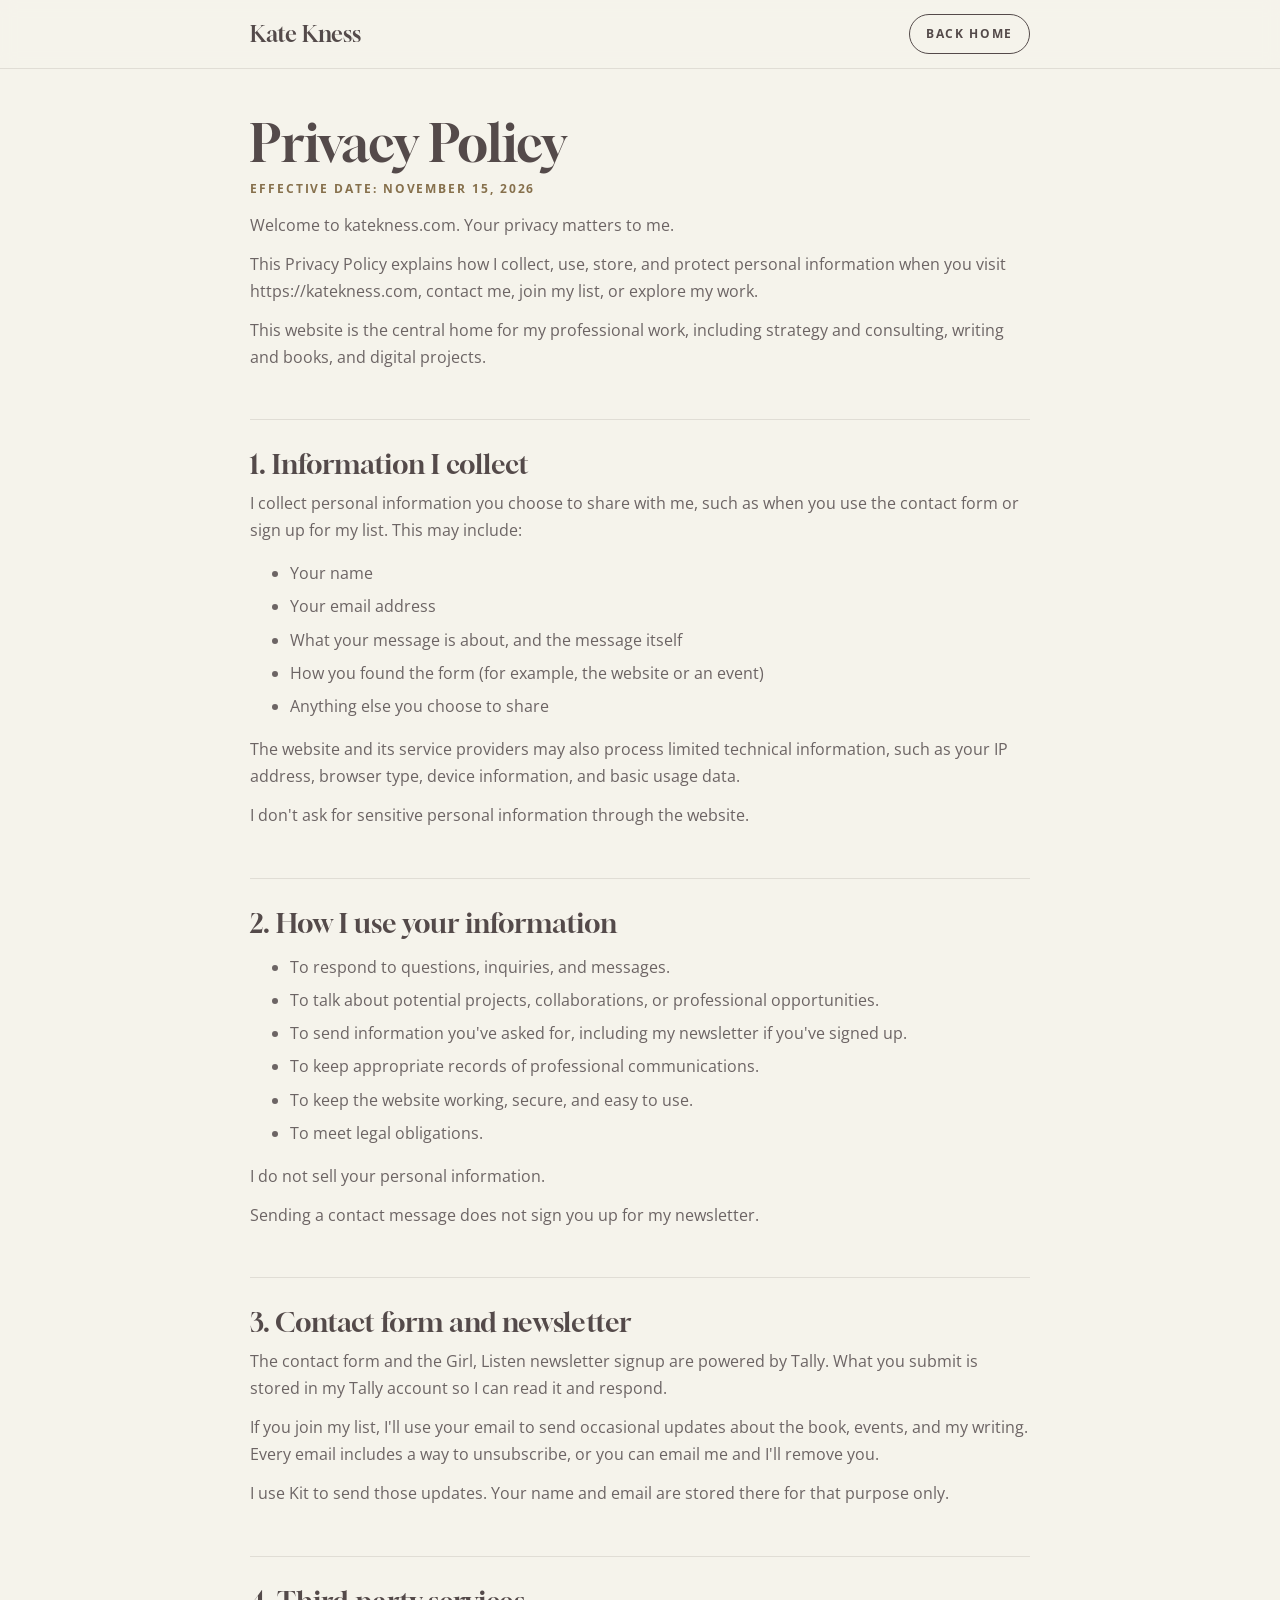
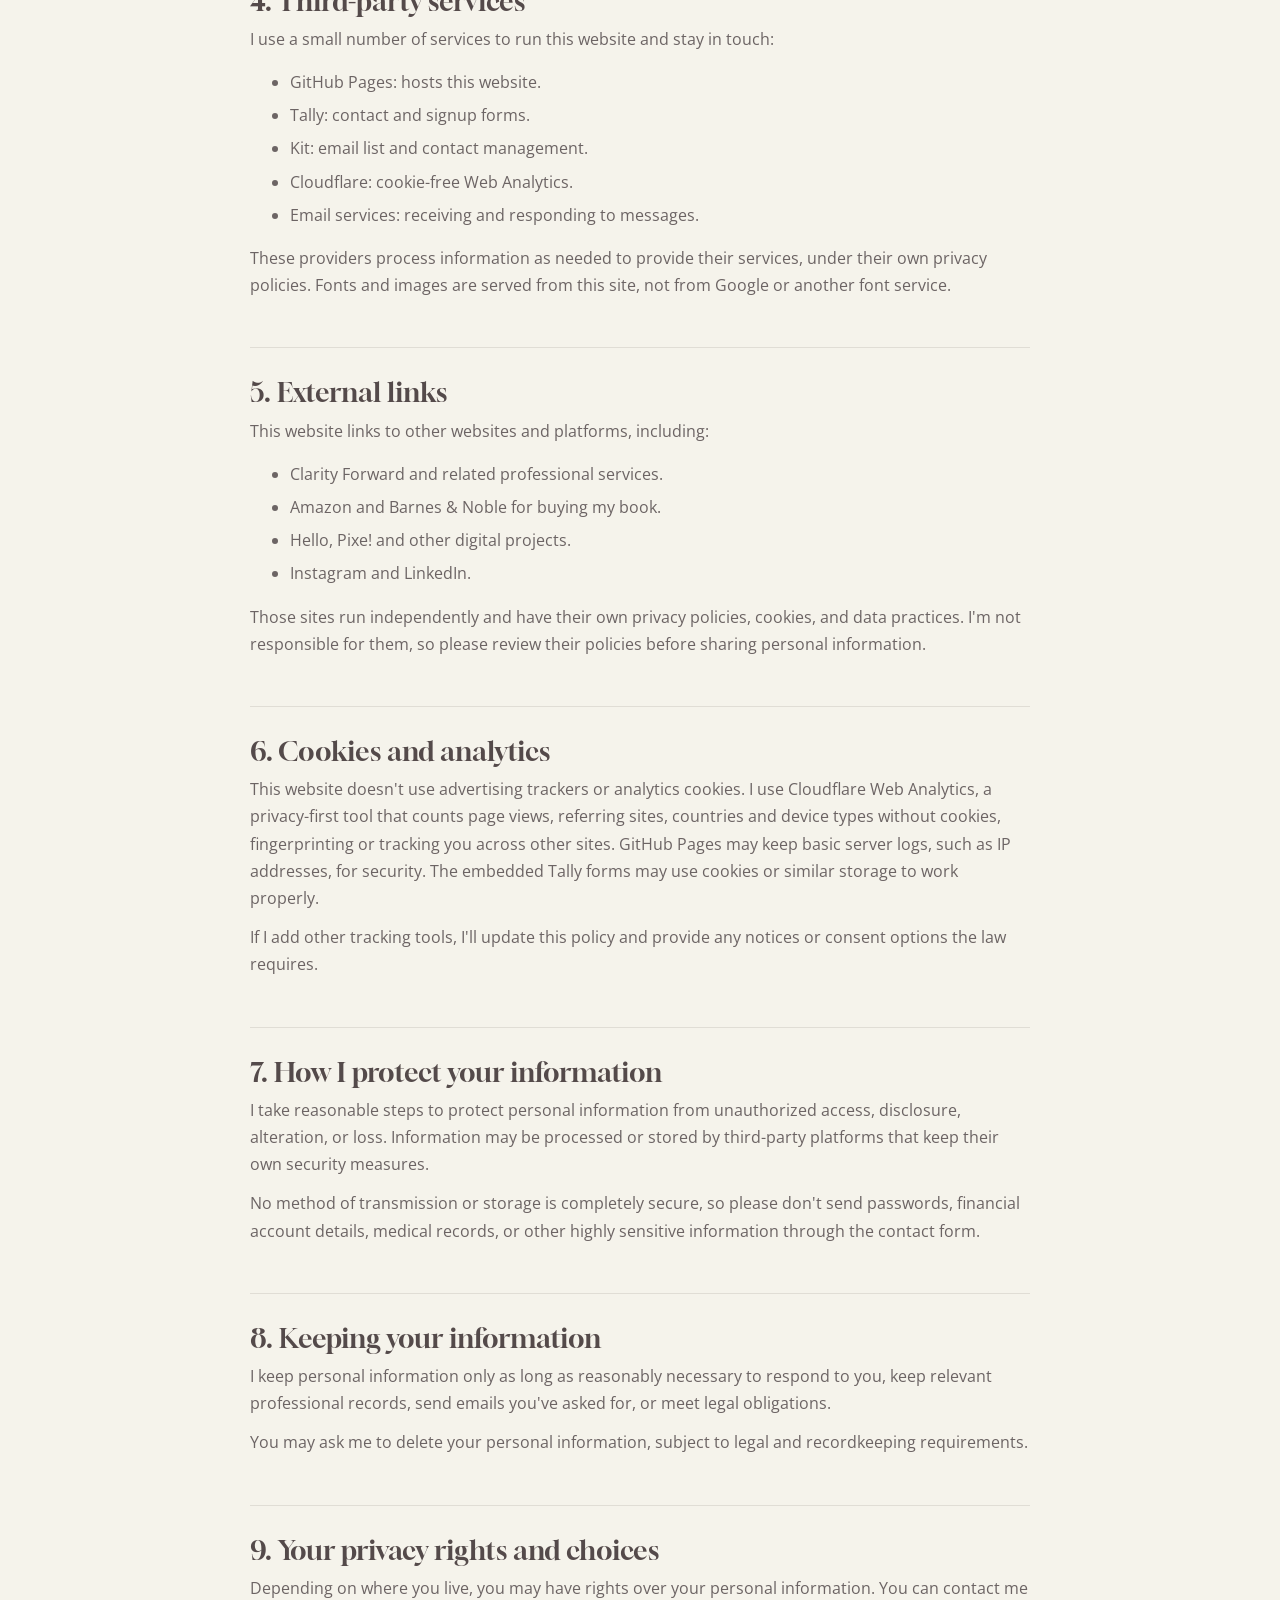
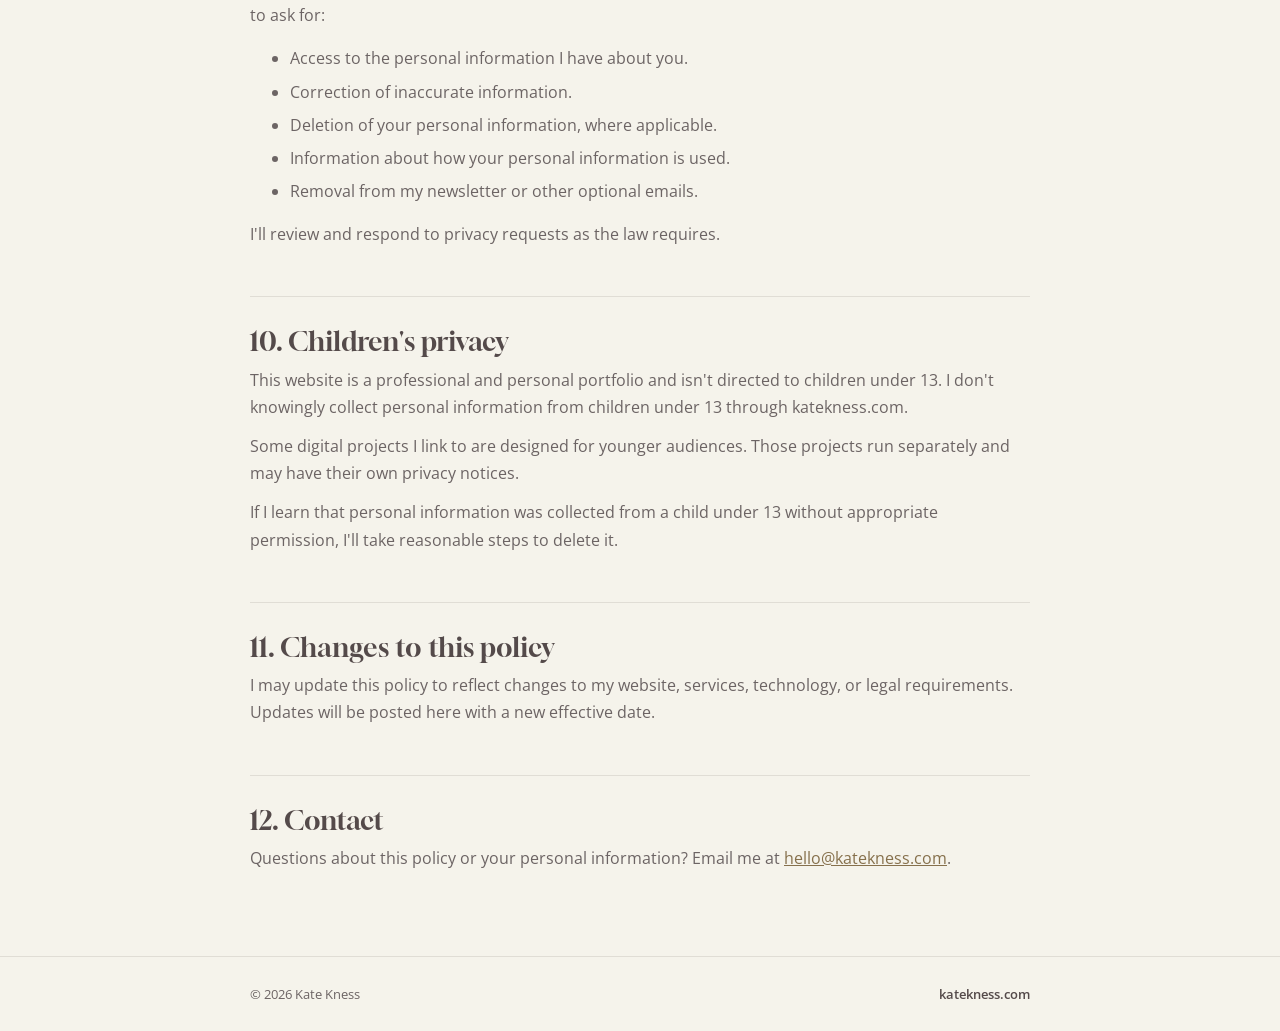
<file: privacy/index.html>
<!doctype html>
<html lang="en">
<head>
<meta charset="utf-8">
<meta name="viewport" content="width=device-width,initial-scale=1,viewport-fit=cover">
<title>Privacy Policy | Kate Kness</title>
<meta name="description" content="How Kate Kness collects, uses and protects your information.">
<link rel="canonical" href="https://katekness.com/privacy/">
<meta property="og:type" content="website">
<meta property="og:site_name" content="Kate Kness">
<meta property="og:title" content="Privacy Policy | Kate Kness">
<meta property="og:description" content="How Kate Kness collects, uses and protects your information.">
<meta property="og:url" content="https://katekness.com/privacy/">
<meta property="og:image" content="https://katekness.com/og.jpg">
<meta property="og:image:width" content="1200"><meta property="og:image:height" content="630">
<meta name="twitter:card" content="summary_large_image">
<meta name="theme-color" content="#f5f3eb">
<link rel="icon" href="../favicon.svg" type="image/svg+xml">
<link rel="icon" href="../favicon.png" type="image/png" sizes="192x192">
<link rel="apple-touch-icon" href="../apple-touch-icon.png">
<link rel="stylesheet" href="/assets/fonts/fonts.css">
<style>
:root{--paper:#f5f3eb;--card:#fffdfa;--ink:#544a4a;--body:#6c6464;--line:#e0ddd5;--gold:#86704c;--goldsoft:#b09c79;
--display:"Gloock",Georgia,serif;--sans:"Open Sans","Helvetica Neue",Arial,sans-serif;color-scheme:light}
*{box-sizing:border-box}html,body{margin:0}
body{background:var(--paper);color:var(--ink);font-family:var(--sans);font-size:16px;line-height:1.7}
a{color:var(--gold)}
.nav{position:sticky;top:0;background:rgba(245,243,235,.92);backdrop-filter:blur(8px);border-bottom:1px solid var(--line);z-index:5}
.nav .in{max-width:820px;margin:0 auto;padding:14px 20px;display:flex;justify-content:space-between;align-items:center;gap:16px}
.brand{font-family:var(--display);font-size:1.35rem;color:var(--ink);text-decoration:none}
.back{font-size:12px;font-weight:700;letter-spacing:.14em;text-transform:uppercase;color:var(--ink);text-decoration:none;border:1.5px solid var(--ink);border-radius:44px;padding:9px 16px}
main{max-width:820px;margin:0 auto;padding:48px 20px 72px}
h1{font-family:var(--display);font-weight:400;font-size:clamp(2.2rem,5vw,3.2rem);line-height:1.05;margin:0 0 8px}
h2{font-family:var(--display);font-weight:400;font-size:1.7rem;line-height:1.15;margin:48px 0 10px;padding-top:28px;border-top:1px solid var(--line);scroll-margin-top:80px}
h3{font-size:1rem;font-weight:700;margin:26px 0 4px}
p{margin:0 0 12px;color:var(--body)} li{color:var(--body);margin-bottom:6px} b{color:var(--ink)}
.date{font-size:12px;font-weight:700;letter-spacing:.16em;text-transform:uppercase;color:var(--gold)}
.toc{display:flex;flex-wrap:wrap;gap:10px;margin:22px 0 0}
.toc a{font-size:12px;font-weight:700;letter-spacing:.12em;text-transform:uppercase;text-decoration:none;color:var(--ink);background:var(--card);border:1px solid var(--line);border-radius:44px;padding:9px 16px}
footer{border-top:1px solid var(--line)}footer .in{max-width:820px;margin:0 auto;padding:26px 20px;font-size:13px;color:var(--body);display:flex;justify-content:space-between;flex-wrap:wrap;gap:10px}
footer a{color:var(--ink);font-weight:600;text-decoration:none}
</style>
</head>
<body>
<header class="nav"><div class="in"><a class="brand" href="../">Kate Kness</a><a class="back" href="../">Back home</a></div></header>
<main>
<h1>Privacy Policy</h1>
<p class="date">Effective date: November 15, 2026</p>
<p>Welcome to katekness.com. Your privacy matters to me.</p>
<p>This Privacy Policy explains how I collect, use, store, and protect personal information when you visit https://katekness.com, contact me, join my list, or explore my work.</p>
<p>This website is the central home for my professional work, including strategy and consulting, writing and books, and digital projects.</p>
<h2>1. Information I collect</h2>
<p>I collect personal information you choose to share with me, such as when you use the contact form or sign up for my list. This may include:</p>
<ul>
<li>Your name</li>
<li>Your email address</li>
<li>What your message is about, and the message itself</li>
<li>How you found the form (for example, the website or an event)</li>
<li>Anything else you choose to share</li>
</ul>
<p>The website and its service providers may also process limited technical information, such as your IP address, browser type, device information, and basic usage data.</p>
<p>I don't ask for sensitive personal information through the website.</p>
<h2>2. How I use your information</h2>
<ul>
<li>To respond to questions, inquiries, and messages.</li>
<li>To talk about potential projects, collaborations, or professional opportunities.</li>
<li>To send information you've asked for, including my newsletter if you've signed up.</li>
<li>To keep appropriate records of professional communications.</li>
<li>To keep the website working, secure, and easy to use.</li>
<li>To meet legal obligations.</li>
</ul>
<p>I do not sell your personal information.</p>
<p>Sending a contact message does not sign you up for my newsletter.</p>
<h2>3. Contact form and newsletter</h2>
<p>The contact form and the Girl, Listen newsletter signup are powered by Tally. What you submit is stored in my Tally account so I can read it and respond.</p>
<p>If you join my list, I'll use your email to send occasional updates about the book, events, and my writing. Every email includes a way to unsubscribe, or you can email me and I'll remove you.</p>
<p>I use Kit to send those updates. Your name and email are stored there for that purpose only.</p>
<h2>4. Third-party services</h2>
<p>I use a small number of services to run this website and stay in touch:</p>
<ul>
<li>GitHub Pages: hosts this website.</li>
<li>Tally: contact and signup forms.</li>
<li>Kit: email list and contact management.</li>
<li>Cloudflare: cookie-free Web Analytics.</li>
<li>Email services: receiving and responding to messages.</li>
</ul>
<p>These providers process information as needed to provide their services, under their own privacy policies. Fonts and images are served from this site, not from Google or another font service.</p>
<h2>5. External links</h2>
<p>This website links to other websites and platforms, including:</p>
<ul>
<li>Clarity Forward and related professional services.</li>
<li>Amazon and Barnes & Noble for buying my book.</li>
<li>Hello, Pixe! and other digital projects.</li>
<li>Instagram and LinkedIn.</li>
</ul>
<p>Those sites run independently and have their own privacy policies, cookies, and data practices. I'm not responsible for them, so please review their policies before sharing personal information.</p>
<h2>6. Cookies and analytics</h2>
<p>This website doesn't use advertising trackers or analytics cookies. I use Cloudflare Web Analytics, a privacy-first tool that counts page views, referring sites, countries and device types without cookies, fingerprinting or tracking you across other sites. GitHub Pages may keep basic server logs, such as IP addresses, for security. The embedded Tally forms may use cookies or similar storage to work properly.</p>
<p>If I add other tracking tools, I'll update this policy and provide any notices or consent options the law requires.</p>
<h2>7. How I protect your information</h2>
<p>I take reasonable steps to protect personal information from unauthorized access, disclosure, alteration, or loss. Information may be processed or stored by third-party platforms that keep their own security measures.</p>
<p>No method of transmission or storage is completely secure, so please don't send passwords, financial account details, medical records, or other highly sensitive information through the contact form.</p>
<h2>8. Keeping your information</h2>
<p>I keep personal information only as long as reasonably necessary to respond to you, keep relevant professional records, send emails you've asked for, or meet legal obligations.</p>
<p>You may ask me to delete your personal information, subject to legal and recordkeeping requirements.</p>
<h2>9. Your privacy rights and choices</h2>
<p>Depending on where you live, you may have rights over your personal information. You can contact me to ask for:</p>
<ul>
<li>Access to the personal information I have about you.</li>
<li>Correction of inaccurate information.</li>
<li>Deletion of your personal information, where applicable.</li>
<li>Information about how your personal information is used.</li>
<li>Removal from my newsletter or other optional emails.</li>
</ul>
<p>I'll review and respond to privacy requests as the law requires.</p>
<h2>10. Children's privacy</h2>
<p>This website is a professional and personal portfolio and isn't directed to children under 13. I don't knowingly collect personal information from children under 13 through katekness.com.</p>
<p>Some digital projects I link to are designed for younger audiences. Those projects run separately and may have their own privacy notices.</p>
<p>If I learn that personal information was collected from a child under 13 without appropriate permission, I'll take reasonable steps to delete it.</p>
<h2>11. Changes to this policy</h2>
<p>I may update this policy to reflect changes to my website, services, technology, or legal requirements. Updates will be posted here with a new effective date.</p>
<h2>12. Contact</h2>
<p>Questions about this policy or your personal information? Email me at <a href="mailto:hello@katekness.com">hello@katekness.com</a>.</p>
</main>
<footer><div class="in"><span>© 2026 Kate Kness</span><a href="../">katekness.com</a></div></footer>
<!-- Cloudflare Web Analytics --><script defer src="https://static.cloudflareinsights.com/beacon.min.js" data-cf-beacon='{"token": "c5d701dc8b6d43088110704865e924c1"}'></script><!-- End Cloudflare Web Analytics -->
</body>
</html>
</file>
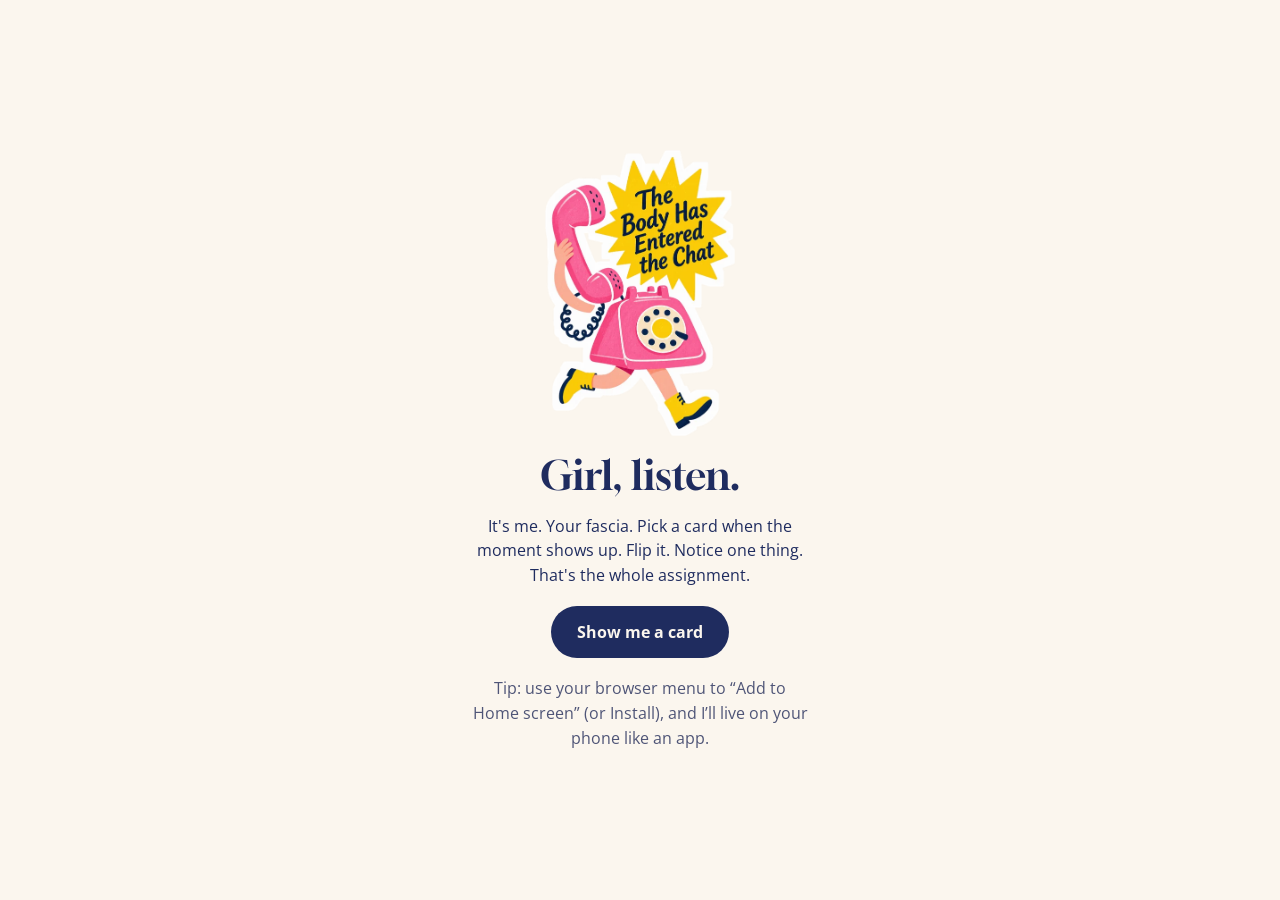
<file: kit/fascia-7qx2/index.html>
<!doctype html>
<html lang="en">
<head>
<meta charset="utf-8">
<meta name="viewport" content="width=device-width, initial-scale=1, viewport-fit=cover">
<meta name="robots" content="noindex, nofollow">
<title>Girl, Listen: Body Check-In</title>
<meta name="theme-color" content="#fbf6ee">
<meta name="apple-mobile-web-app-capable" content="yes">
<meta name="apple-mobile-web-app-title" content="Girl, Listen">
<meta name="apple-mobile-web-app-status-bar-style" content="default">
<link rel="manifest" href="manifest.webmanifest">
<link rel="apple-touch-icon" href="img/icon-180.png">
<link rel="icon" href="img/icon-192.png">
<link rel="stylesheet" href="/assets/fonts/fonts.css">
<style>
:root{--paper:#fbf6ee;--card:#fffdf9;--navy:#1f2c5f;--body:#4f5577;--line:#ece3d6;--pink:#c2456f}
*{box-sizing:border-box;-webkit-tap-highlight-color:transparent}
html,body{margin:0;height:100%;background:var(--paper);color:var(--navy);font-family:"Open Sans",Arial,sans-serif}
body{display:flex;flex-direction:column;min-height:100dvh;overflow:hidden;padding:env(safe-area-inset-top) 0 env(safe-area-inset-bottom)}
button{font:inherit;color:inherit;background:none;border:0;cursor:pointer}
p,h1,h2{margin:0}
.lab{font-size:11px;font-weight:700;letter-spacing:.16em;text-transform:uppercase}
.gl{font-family:Gloock,Georgia,serif;font-weight:400}
.pf{font-family:"Playfair Display",Georgia,serif;font-style:italic;font-weight:500}
header{display:flex;align-items:center;justify-content:space-between;padding:14px 18px 6px}
header .lab{color:var(--pink)}
.pill{border:1.5px solid var(--line);background:var(--card);border-radius:999px;padding:9px 16px;font-size:13px;font-weight:600;min-height:44px}
main{flex:1;display:flex;align-items:center;justify-content:center;padding:8px 16px;min-height:0;touch-action:pan-y}
.stage{position:relative;height:min(100%,640px);aspect-ratio:9/16;max-width:100%;perspective:1400px}
.card{position:absolute;inset:0;transition:transform .55s cubic-bezier(.2,.7,.2,1);transform-style:preserve-3d;border:0;padding:0;text-align:left;width:100%;height:100%}
.card.flipped{transform:rotateY(180deg)}
.face{position:absolute;inset:0;backface-visibility:hidden;-webkit-backface-visibility:hidden;border-radius:26px;padding:clamp(22px,7%,34px);display:flex;flex-direction:column;box-shadow:0 18px 40px rgba(31,44,95,.13)}
.front{align-items:center;gap:8px}
.front .art{flex:1;min-height:0;width:100%;display:flex;align-items:center;justify-content:center}
.front img{max-width:86%;max-height:100%;object-fit:contain}
.front .hint{font-size:12px;color:var(--body)}
.back{transform:rotateY(180deg);background:var(--card);border:1px solid var(--line);gap:12px;overflow:auto}
.back h2{font-size:clamp(22px,6.6vw,28px);line-height:1.1}
.back .body p{font-size:clamp(14px,4vw,16px);line-height:1.55;margin-bottom:10px}
.notice{border-radius:16px;padding:13px 15px;margin-top:auto}
.notice p+p{margin-top:4px;font-size:15px;font-weight:600;line-height:1.35}
.sign{text-align:right;color:var(--body);font-size:15px}
.swipe-out-left{transform:translateX(-120%) rotate(-8deg)!important;opacity:0}
.swipe-out-right{transform:translateX(120%) rotate(8deg)!important;opacity:0}
.stage.dragging .card{transition:none}
.stage .card.anim{transition:transform .3s ease,opacity .3s ease}
nav{display:flex;align-items:center;justify-content:center;gap:12px;padding:10px 16px 18px}
.round{width:52px;height:52px;border-radius:50%;background:var(--card);border:1.5px solid var(--line);display:flex;align-items:center;justify-content:center}
.round svg{width:22px;height:22px}
.flipbtn{min-width:120px;height:52px;border-radius:999px;background:var(--navy);color:var(--paper);font-weight:700;font-size:15px}
.fav.on svg path{fill:var(--pink);stroke:var(--pink)}
.sheet{position:fixed;inset:0;background:rgba(31,44,95,.35);display:none;align-items:flex-end;justify-content:center;z-index:5}
.sheet.open{display:flex}
.panel{background:var(--paper);width:100%;max-width:560px;max-height:82dvh;overflow:auto;border-radius:24px 24px 0 0;padding:22px 18px calc(22px + env(safe-area-inset-bottom))}
.panel h1{font-size:28px;margin-bottom:4px}
.panel .sub{color:var(--body);font-size:14px;margin-bottom:14px}
.grid{display:grid;grid-template-columns:repeat(2,minmax(0,1fr));gap:10px}
.grid button{border-radius:16px;padding:12px;display:flex;flex-direction:column;align-items:center;gap:6px;min-height:150px}
.grid img{height:84px;width:auto;object-fit:contain}
.grid span{font-size:12px;font-weight:600;line-height:1.3;text-align:center}
.tabs{display:flex;gap:8px;margin-bottom:12px}
.tabs button[aria-pressed=true]{background:var(--navy);color:var(--paper);border-color:var(--navy)}
.empty{color:var(--body);font-size:14px;padding:12px 0}
.welcome{position:fixed;inset:0;background:var(--paper);z-index:6;display:none;flex-direction:column;align-items:center;justify-content:center;text-align:center;padding:32px 28px;gap:18px}
.welcome.open{display:flex}
.welcome img{width:190px}
.welcome h1{font-size:40px;line-height:1.05}
.welcome p{max-width:340px;font-size:16px;line-height:1.55}
.go{background:var(--navy);color:var(--paper);border-radius:999px;padding:14px 26px;font-weight:700;font-size:16px;min-height:52px}
.tip{font-size:13px;color:var(--body);max-width:320px}
.sr{position:absolute;width:1px;height:1px;overflow:hidden;clip:rect(0 0 0 0)}
@media (prefers-reduced-motion:reduce){.card,.stage .card.anim{transition:none}}
</style>
</head>
<body>
<header>
<p class="lab">Girl, Listen</p>
<button class="pill" id="openMenu" aria-haspopup="dialog">All moments</button>
</header>
<main id="main">
<div class="stage" id="stage">
<button class="card" id="card" aria-live="polite">
<div class="face front" id="front"></div>
<div class="face back" id="back"></div>
</button>
</div>
</main>
<nav aria-label="Card controls">
<button class="round" id="prev" aria-label="Previous card"><svg viewBox="0 0 24 24" fill="none" stroke="#1f2c5f" stroke-width="2" stroke-linecap="round" stroke-linejoin="round" aria-hidden="true"><path d="M15 5l-7 7 7 7"/></svg></button>
<button class="round fav" id="fav" aria-label="Save to favorites" aria-pressed="false"><svg viewBox="0 0 24 24" fill="none" stroke="#1f2c5f" stroke-width="2" stroke-linejoin="round" aria-hidden="true"><path d="M12 20s-7-4.4-7-10a4 4 0 0 1 7-2.6A4 4 0 0 1 19 10c0 5.6-7 10-7 10z"/></svg></button>
<button class="flipbtn" id="flip">Flip it</button>
<button class="round" id="shuffle" aria-label="Pick a random card"><svg viewBox="0 0 24 24" fill="none" stroke="#1f2c5f" stroke-width="2" stroke-linecap="round" stroke-linejoin="round" aria-hidden="true"><path d="M16 3h5v5M4 20 21 3M21 16v5h-5M15 15l6 6M4 4l5 5"/></svg></button>
<button class="round" id="next" aria-label="Next card"><svg viewBox="0 0 24 24" fill="none" stroke="#1f2c5f" stroke-width="2" stroke-linecap="round" stroke-linejoin="round" aria-hidden="true"><path d="M9 5l7 7-7 7"/></svg></button>
</nav>

<div class="sheet" id="sheet" role="dialog" aria-modal="true" aria-labelledby="sheetTitle">
<div class="panel">
<h1 class="gl" id="sheetTitle">Pick your moment</h1>
<p class="sub">No order. No streaks. Whatever's happening right now.</p>
<div class="tabs"><button class="pill" id="tabAll" aria-pressed="true">All</button><button class="pill" id="tabFav" aria-pressed="false">Favorites</button><button class="pill" id="closeMenu" style="margin-left:auto">Close</button></div>
<div class="grid" id="grid"></div>
<p class="empty" id="empty" hidden>Tap the heart on a card and it'll live here.</p>
</div>
</div>

<div class="welcome" id="welcome" role="dialog" aria-modal="true" aria-labelledby="wTitle">
<img src="img/phone.webp" alt="">
<h1 class="gl" id="wTitle">Girl, listen.</h1>
<p>It's me. Your fascia. Pick a card when the moment shows up. Flip it. Notice one thing. That's the whole assignment.</p>
<button class="go" id="start">Show me a card</button>
<p class="tip" id="tip"></p>
</div>

<script>
const PINK=['#fde6ee','#c2456f'],SUN=['#fff5d6','#9a720a'],GREEN=['#e9f2e6','#3e7a4e'],BLUE=['#e6eaf6','#3b4fa0'];
const CARDS=[
['laptop','Before you open the laptop',SUN,'phone','The body has entered the chat.',["Before the tabs open and everyone needs something: roll call.","Shoulders? Jaw? Breath, are you here or still in your inbox?","Just checking who showed up today."],"Which part of you is already working, and the day hasn't started?"],
['meeting','In the meeting',BLUE,'queen','Shoulders down, queen.',["Your shoulders are in full power-blazer mode. Nobody asked them to clock in. They volunteered.","Very loyal. Very '80s.","The meeting will survive without them up by your ears."],'Where are your shoulders right now?'],
['focus','Deep in focus',PINK,'clam','Unclench your jaw.',["It's an email, not a walnut.","Your jaw clocks stress before you do. It's always first in the group chat with “yep, that tracks.”","I know you're busy making pearls under pressure, but come on."],'Were your teeth touching?'],
['slump','The 2pm slump',BLUE,'hydrate','Hydrate your fascia.',["Yes, drink the water. Plot twist: I hydrate when you move. Squeeze and release, like a sponge.","Three hours in one chair is a dry sponge situation.","Reach. Twist. Roll your ankles under the desk. I'll take it."],"What part of you hasn't moved in a while?"],
['text','When a text lands wrong',SUN,'opinions','My body has opinions.',["You said “it's fine.” Your chest disagreed. Your stomach is already drafting a reply.","I can't tell you what the text meant.","I can tell you the group chat is blowing up."],'Where did you feel it before you decided how you felt?'],
['standing','Standing up after sitting too long',BLUE,'hips','My hips remember everything.',["Your hips clocked every minute in that chair.","Those creaky first few steps? That's me, getting everyone moving again.","Give it a second. We'll get there."],'What loosened first?'],
['lunch','Eating standing up',GREEN,'lunch','Lunch is a sit-down affair.',["You're eating over the counter like a raccoon on a deadline.","Sitting down for lunch doesn't need a permission slip.","Stomach wants to know: are we in trouble, or just hungry?"],'What changes in your belly when you sit?'],
['bed','One more message before bed',GREEN,'notnow',"Not now, I'm being a body.",["That message can wait until morning.","So can the one you were about to answer in the bathroom.","Nothing good gets decided at 11pm with your thumbs."],'What did your shoulders do when you put the phone down?'],
['grip','Holding on too tight',SUN,'grip','Loosen your grip.',["Steering wheel. Coffee mug. Phone. The whole week.","Your hands are gripping like someone's about to take it.","Nobody's taking it. Try a two out of ten."],'How hard were you holding on?'],
['door','Walking in the door',PINK,'unclenching','Currently unclenching.',["Door closes. Bag drops. Shoulders drop with it.","You didn't decide to relax. The room told me it was safe to.","Let it happen. No need to supervise."],'What let go without you asking?'],
['convo','After the hard conversation',BLUE,'tension','Tension has entered the chat.',["Brows were doing social math. Neck was scanning the room.","Jaw is still drafting comebacks for a conversation that already ended.","It's over. And jaw? You know what the clam would say."],'Which part of you is still in that conversation?'],
['lights','Lights out',GREEN,'dnd','Do not disturb.',["You've been sleeping light, half-listening, just in case. I kept that setting because it helped once.","Nobody's on call tonight. The group chat is muted.","Go to sleep."],"Where's the last place in your body to settle?"],
['reset','Bonus: the corner office reset',SUN,'space','Take up space.',["Hands behind your head, like you're about to kick your feet up in the corner office. Stay sitting tall.","Without moving your head, look as far left as your eyes go. Breathe. Wait for a sigh, a yawn or a swallow.","Then look right. Same thing."],'What did your body say? A yawn counts.','Eyes only. Skip it if you feel dizzy.']
];
const store={get(k,d){try{const v=localStorage.getItem(k);return v?JSON.parse(v):d}catch(e){return d}},set(k,v){try{localStorage.setItem(k,JSON.stringify(v))}catch(e){}}};
let favs=store.get('gl-favs',[]);
const $=id=>document.getElementById(id);
const esc=s=>s.replace(/[&<>"]/g,c=>({'&':'&amp;','<':'&lt;','>':'&gt;','"':'&quot;'}[c]));
function byHour(){const h=new Date().getHours();
 if(h<10)return 'laptop'; if(h<12)return 'meeting'; if(h<13)return 'lunch'; if(h<14)return 'focus'; if(h<16)return 'slump'; if(h<18)return 'grip'; if(h<20)return 'door'; if(h<22)return 'bed'; return 'lights';}
let i=Math.max(0,CARDS.findIndex(c=>c[0]===byHour()));
let flipped=false;
function render(){
 const [id,moment,[wash,acc],img,line,body,notice,sign]=CARDS[i];
 $('front').style.background=wash;
 $('front').innerHTML=`<p class="lab" style="color:${acc};text-align:center">${esc(moment)}</p><div class="art"><img src="img/${img}.webp" alt="Sticker: ${esc(line)}"></div><p class="pf" style="color:#4f5577;font-size:16px">Girl, listen.</p><p class="hint">Tap to flip</p>`;
 $('back').innerHTML=`<p class="lab" style="color:${acc}">${esc(moment)}</p><h2 class="gl">${esc(line)}</h2><div class="body">${body.map(p=>`<p>${esc(p)}</p>`).join('')}</div><div class="notice" style="background:${wash}"><p class="lab" style="color:${acc}">Notice</p><p>${esc(notice)}</p></div><p class="pf sign">${esc(sign||'Still here, Fascia')}</p>`;
 setFlip(false);
 const on=favs.includes(id); $('fav').classList.toggle('on',on); $('fav').setAttribute('aria-pressed',on); $('fav').setAttribute('aria-label',on?'Remove from favorites':'Save to favorites');
 $('card').setAttribute('aria-label',`${moment}. ${line}. Tap to flip.`);
}
function setFlip(v){flipped=v;$('card').classList.toggle('flipped',v);$('flip').textContent=v?'Flip back':'Flip it';}
function go(dir){
 const c=$('card');c.classList.add('anim',dir>0?'swipe-out-left':'swipe-out-right');
 setTimeout(()=>{c.classList.remove('anim','swipe-out-left','swipe-out-right');c.style.transform='';i=(i+dir+CARDS.length)%CARDS.length;render();},260);
}
$('card').onclick=()=>{if(!moved)setFlip(!flipped)};
$('flip').onclick=()=>setFlip(!flipped);
$('next').onclick=()=>go(1);$('prev').onclick=()=>go(-1);
$('shuffle').onclick=()=>{let n;do{n=Math.floor(Math.random()*CARDS.length)}while(n===i);const d=n-i;i=n-1;go(1);};
$('fav').onclick=()=>{const id=CARDS[i][0];favs=favs.includes(id)?favs.filter(x=>x!==id):[...favs,id];store.set('gl-favs',favs);render();setFlip(flipped)};
// swipe
let sx=0,sy=0,dx=0,moved=false,down=false;
const st=$('stage');
st.addEventListener('pointerdown',e=>{down=true;moved=false;sx=e.clientX;sy=e.clientY;dx=0;});
st.addEventListener('pointermove',e=>{if(!down)return;dx=e.clientX-sx;if(Math.abs(dx)>8&&Math.abs(dx)>Math.abs(e.clientY-sy)){moved=true;st.classList.add('dragging');$('card').style.transform=`translateX(${dx}px) rotate(${dx/30}deg)${flipped?' rotateY(180deg)':''}`;}});
const end=()=>{if(!down)return;down=false;st.classList.remove('dragging');if(moved&&Math.abs(dx)>70){go(dx<0?1:-1)}else{$('card').style.transform='';}setTimeout(()=>moved=false,0);};
st.addEventListener('pointerup',end);st.addEventListener('pointercancel',end);st.addEventListener('pointerleave',end);
document.addEventListener('keydown',e=>{if($('sheet').classList.contains('open')||$('welcome').classList.contains('open')){if(e.key==='Escape')closeMenu();return;}if(e.key==='ArrowRight')go(1);if(e.key==='ArrowLeft')go(-1);});
// menu
let tab='all';
function fillGrid(){
 const list=CARDS.map((c,n)=>[c,n]).filter(([c])=>tab==='all'||favs.includes(c[0]));
 $('grid').innerHTML=list.map(([c,n])=>`<button data-n="${n}" style="background:${c[2][0]}"><img src="img/${c[3]}.webp" alt=""><span>${esc(c[1])}</span></button>`).join('');
 $('empty').hidden=list.length>0;
 $('grid').querySelectorAll('button').forEach(b=>b.onclick=()=>{i=+b.dataset.n;render();closeMenu();});
}
function openMenu(){fillGrid();$('sheet').classList.add('open');$('closeMenu').focus();}
function closeMenu(){$('sheet').classList.remove('open');$('openMenu').focus();}
$('openMenu').onclick=openMenu;$('closeMenu').onclick=closeMenu;
$('sheet').onclick=e=>{if(e.target.id==='sheet')closeMenu()};
$('tabAll').onclick=()=>{tab='all';$('tabAll').setAttribute('aria-pressed',true);$('tabFav').setAttribute('aria-pressed',false);fillGrid()};
$('tabFav').onclick=()=>{tab='fav';$('tabFav').setAttribute('aria-pressed',true);$('tabAll').setAttribute('aria-pressed',false);fillGrid()};
// welcome
const standalone=matchMedia('(display-mode: standalone)').matches||navigator.standalone;
if(!store.get('gl-seen',false)){$('welcome').classList.add('open');
 const ios=/iphone|ipad|ipod/i.test(navigator.userAgent);
 if(!standalone)$('tip').textContent=ios?'Tip: tap Share, then “Add to Home Screen,” and I’ll live on your phone like an app.':'Tip: use your browser menu to “Add to Home screen” (or Install), and I’ll live on your phone like an app.';}
$('start').onclick=()=>{store.set('gl-seen',true);$('welcome').classList.remove('open');};
render();
if('serviceWorker' in navigator){navigator.serviceWorker.register('sw.js').catch(()=>{});}
</script>
<!-- Cloudflare Web Analytics --><script defer src="https://static.cloudflareinsights.com/beacon.min.js" data-cf-beacon='{"token": "c5d701dc8b6d43088110704865e924c1"}'></script><!-- End Cloudflare Web Analytics -->
</body>
</html>
</file>
<file: assets/fonts/fonts.css>
/* Self-hosted fonts (no Google requests). Source: Fontsource, SIL Open Font License. */
@font-face{font-family:"Gloock";font-style:normal;font-weight:400;font-display:swap;src:url(gloock-latin-400-normal.woff2) format("woff2");unicode-range:U+0000-00FF, U+0131, U+0152-0153, U+02BB-02BC, U+02C6, U+02DA, U+02DC, U+0304, U+0308, U+0329, U+2000-206F, U+20AC, U+2122, U+2191, U+2193, U+2212, U+2215, U+FEFF, U+FFFD}
@font-face{font-family:"Gloock";font-style:normal;font-weight:400;font-display:swap;src:url(gloock-latin-ext-400-normal.woff2) format("woff2");unicode-range:U+0100-02BA, U+02BD-02C5, U+02C7-02CC, U+02CE-02D7, U+02DD-02FF, U+0304, U+0308, U+0329, U+1D00-1DBF, U+1E00-1E9F, U+1EF2-1EFF, U+2020, U+20A0-20AB, U+20AD-20C0, U+2113, U+2C60-2C7F, U+A720-A7FF}
@font-face{font-family:"Open Sans";font-style:normal;font-weight:400;font-display:swap;src:url(open-sans-latin-400-normal.woff2) format("woff2");unicode-range:U+0000-00FF, U+0131, U+0152-0153, U+02BB-02BC, U+02C6, U+02DA, U+02DC, U+0304, U+0308, U+0329, U+2000-206F, U+20AC, U+2122, U+2191, U+2193, U+2212, U+2215, U+FEFF, U+FFFD}
@font-face{font-family:"Open Sans";font-style:normal;font-weight:400;font-display:swap;src:url(open-sans-latin-ext-400-normal.woff2) format("woff2");unicode-range:U+0100-02BA, U+02BD-02C5, U+02C7-02CC, U+02CE-02D7, U+02DD-02FF, U+0304, U+0308, U+0329, U+1D00-1DBF, U+1E00-1E9F, U+1EF2-1EFF, U+2020, U+20A0-20AB, U+20AD-20C0, U+2113, U+2C60-2C7F, U+A720-A7FF}
@font-face{font-family:"Open Sans";font-style:normal;font-weight:600;font-display:swap;src:url(open-sans-latin-600-normal.woff2) format("woff2");unicode-range:U+0000-00FF, U+0131, U+0152-0153, U+02BB-02BC, U+02C6, U+02DA, U+02DC, U+0304, U+0308, U+0329, U+2000-206F, U+20AC, U+2122, U+2191, U+2193, U+2212, U+2215, U+FEFF, U+FFFD}
@font-face{font-family:"Open Sans";font-style:normal;font-weight:600;font-display:swap;src:url(open-sans-latin-ext-600-normal.woff2) format("woff2");unicode-range:U+0100-02BA, U+02BD-02C5, U+02C7-02CC, U+02CE-02D7, U+02DD-02FF, U+0304, U+0308, U+0329, U+1D00-1DBF, U+1E00-1E9F, U+1EF2-1EFF, U+2020, U+20A0-20AB, U+20AD-20C0, U+2113, U+2C60-2C7F, U+A720-A7FF}
@font-face{font-family:"Open Sans";font-style:normal;font-weight:700;font-display:swap;src:url(open-sans-latin-700-normal.woff2) format("woff2");unicode-range:U+0000-00FF, U+0131, U+0152-0153, U+02BB-02BC, U+02C6, U+02DA, U+02DC, U+0304, U+0308, U+0329, U+2000-206F, U+20AC, U+2122, U+2191, U+2193, U+2212, U+2215, U+FEFF, U+FFFD}
@font-face{font-family:"Open Sans";font-style:normal;font-weight:700;font-display:swap;src:url(open-sans-latin-ext-700-normal.woff2) format("woff2");unicode-range:U+0100-02BA, U+02BD-02C5, U+02C7-02CC, U+02CE-02D7, U+02DD-02FF, U+0304, U+0308, U+0329, U+1D00-1DBF, U+1E00-1E9F, U+1EF2-1EFF, U+2020, U+20A0-20AB, U+20AD-20C0, U+2113, U+2C60-2C7F, U+A720-A7FF}
@font-face{font-family:"Open Sans";font-style:italic;font-weight:400;font-display:swap;src:url(open-sans-latin-400-italic.woff2) format("woff2");unicode-range:U+0000-00FF, U+0131, U+0152-0153, U+02BB-02BC, U+02C6, U+02DA, U+02DC, U+0304, U+0308, U+0329, U+2000-206F, U+20AC, U+2122, U+2191, U+2193, U+2212, U+2215, U+FEFF, U+FFFD}
@font-face{font-family:"Open Sans";font-style:italic;font-weight:400;font-display:swap;src:url(open-sans-latin-ext-400-italic.woff2) format("woff2");unicode-range:U+0100-02BA, U+02BD-02C5, U+02C7-02CC, U+02CE-02D7, U+02DD-02FF, U+0304, U+0308, U+0329, U+1D00-1DBF, U+1E00-1E9F, U+1EF2-1EFF, U+2020, U+20A0-20AB, U+20AD-20C0, U+2113, U+2C60-2C7F, U+A720-A7FF}
@font-face{font-family:"Playfair Display";font-style:italic;font-weight:500;font-display:swap;src:url(playfair-display-latin-500-italic.woff2) format("woff2");unicode-range:U+0000-00FF, U+0131, U+0152-0153, U+02BB-02BC, U+02C6, U+02DA, U+02DC, U+0304, U+0308, U+0329, U+2000-206F, U+20AC, U+2122, U+2191, U+2193, U+2212, U+2215, U+FEFF, U+FFFD}
@font-face{font-family:"Playfair Display";font-style:italic;font-weight:500;font-display:swap;src:url(playfair-display-latin-ext-500-italic.woff2) format("woff2");unicode-range:U+0100-02BA, U+02BD-02C5, U+02C7-02CC, U+02CE-02D7, U+02DD-02FF, U+0304, U+0308, U+0329, U+1D00-1DBF, U+1E00-1E9F, U+1EF2-1EFF, U+2020, U+20A0-20AB, U+20AD-20C0, U+2113, U+2C60-2C7F, U+A720-A7FF}
</file>
